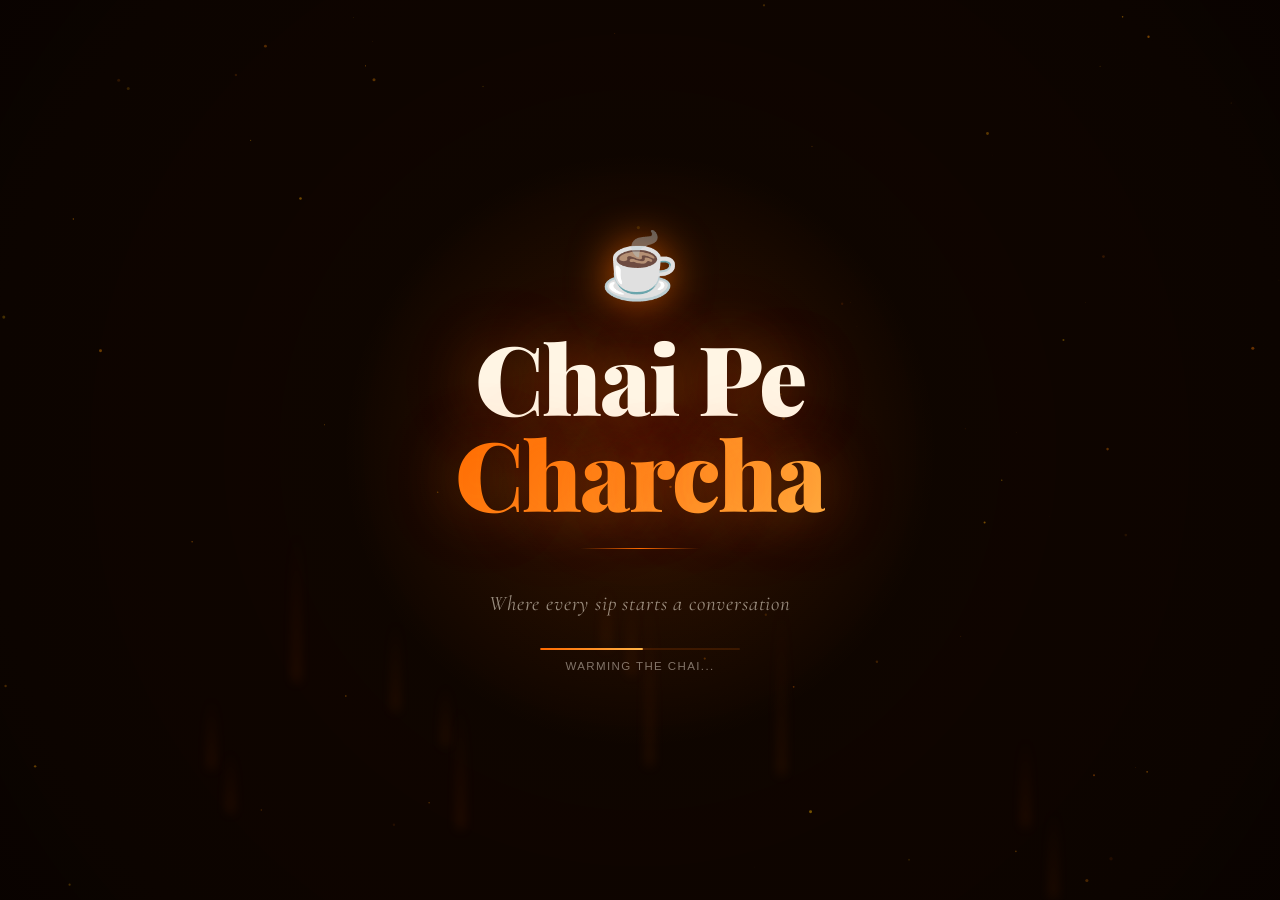
<file: index.html>
<!DOCTYPE html>
<html lang="en">
<head>
  <meta charset="UTF-8"/>
  <meta name="viewport" content="width=device-width,initial-scale=1.0"/>
  <title>Chai Pe Charcha — Loading</title>
  <link href="https://fonts.googleapis.com/css2?family=Playfair+Display:ital,wght@0,900;1,400&family=Cormorant+Garamond:ital,wght@1,300&display=swap" rel="stylesheet"/>
  <style>
    *,*::before,*::after{margin:0;padding:0;box-sizing:border-box}
    html,body{height:100%;overflow:hidden}
    body{
      background:#0D0500;
      display:flex;flex-direction:column;align-items:center;justify-content:center;
      font-family:'Inter',sans-serif;position:relative;
    }

    /* BG Canvas for animated gradient */
    #bg-canvas{position:absolute;inset:0;width:100%;height:100%;pointer-events:none}

    /* Radial glow behind text */
    .center-glow{
      position:absolute;width:600px;height:600px;border-radius:50%;
      background:radial-gradient(circle,rgba(255,106,0,.18) 0%,transparent 70%);
      top:50%;left:50%;transform:translate(-50%,-50%);pointer-events:none;
      animation:pulseGlow 3s ease-in-out infinite;
    }
    @keyframes pulseGlow{0%,100%{transform:translate(-50%,-50%) scale(1);opacity:.7}50%{transform:translate(-50%,-50%) scale(1.15);opacity:1}}

    /* Content */
    .loader-wrap{
      position:relative;z-index:10;
      display:flex;flex-direction:column;align-items:center;gap:0;
      animation:fadeUp .8s ease both;
    }
    @keyframes fadeUp{from{opacity:0;transform:translateY(30px)}to{opacity:1;transform:none}}

    .load-icon{
      font-size:4rem;margin-bottom:24px;
      filter:drop-shadow(0 0 20px rgba(255,106,0,.7));
      animation:iconFloat 2s ease-in-out infinite;
    }
    @keyframes iconFloat{0%,100%{transform:translateY(0)}50%{transform:translateY(-10px)}}

    .load-title{
      font-family:'Playfair Display',serif;font-weight:900;
      font-size:clamp(3rem,8vw,6rem);color:#FFF5E4;text-align:center;
      line-height:1;letter-spacing:-.02em;
      text-shadow:0 0 60px rgba(255,106,0,.4),0 0 120px rgba(255,106,0,.15);
    }
    .load-title .orange{
      background:linear-gradient(135deg,#FF6A00,#FFB347);
      -webkit-background-clip:text;-webkit-text-fill-color:transparent;background-clip:text;
    }
    .load-sub{
      font-family:'Cormorant Garamond',serif;font-style:italic;font-size:1.3rem;
      color:rgba(255,245,228,.55);margin-top:14px;letter-spacing:.04em;
    }

    /* Decorative line */
    .deco-line{
      width:120px;height:1px;margin:28px auto;
      background:linear-gradient(90deg,transparent,#FF6A00,transparent);
    }

    /* Progress */
    .prog-wrap{width:200px;height:2px;background:rgba(255,106,0,.15);border-radius:99px;overflow:hidden;margin-top:32px}
    .prog-bar{height:100%;width:0%;background:linear-gradient(90deg,#FF6A00,#FFB347);border-radius:99px;box-shadow:0 0 12px rgba(255,106,0,.8);transition:width .12s ease}
    .prog-txt{color:rgba(255,245,228,.45);font-size:.72rem;margin-top:10px;letter-spacing:.12em;text-transform:uppercase}

    /* Exit */
    .exit-ov{position:fixed;inset:0;background:#0D0500;transform:translateY(100%);z-index:9999;transition:transform .55s cubic-bezier(.77,0,.175,1);pointer-events:none}
    .exit-ov.go{transform:translateY(0)}

    /* Steam wisps */
    .wisp{position:absolute;width:3px;border-radius:3px;background:linear-gradient(to top,rgba(255,106,0,.25),transparent);filter:blur(6px);animation:wisp linear infinite;pointer-events:none}
    @keyframes wisp{0%{transform:translateY(0) scaleX(1);opacity:.6}100%{transform:translateY(-60vh) scaleX(2.5);opacity:0}}
  </style>
</head>
<body>
  <canvas id="bg-canvas"></canvas>
  <div class="center-glow"></div>
  <div id="wisps"></div>

  <div class="loader-wrap">
    <div class="load-icon">&#9749;</div>
    <h1 class="load-title">Chai Pe<br/><span class="orange">Charcha</span></h1>
    <div class="deco-line"></div>
    <p class="load-sub">Where every sip starts a conversation</p>
    <div class="prog-wrap"><div class="prog-bar" id="pbar"></div></div>
    <p class="prog-txt" id="ptxt">Brewing your experience...</p>
  </div>

  <div class="exit-ov" id="exit-ov"></div>

  <script>
  // Animated background canvas — floating sparks
  const canvas=document.getElementById('bg-canvas');
  const ctx=canvas.getContext('2d');
  let W,H,sparks=[];
  function resize(){W=canvas.width=innerWidth;H=canvas.height=innerHeight}
  resize();window.addEventListener('resize',resize);
  for(let i=0;i<(innerWidth<768?40:70);i++){
    sparks.push({x:Math.random()*W,y:Math.random()*H,r:Math.random()*1.5+.2,
      vx:(Math.random()-.5)*.3,vy:-Math.random()*.4-.1,a:Math.random()*.4+.05});
  }
  function drawBg(){
    ctx.clearRect(0,0,W,H);
    // subtle warm vignette
    const grad=ctx.createRadialGradient(W/2,H/2,0,W/2,H/2,W*.7);
    grad.addColorStop(0,'rgba(40,10,0,0.0)');
    grad.addColorStop(1,'rgba(0,0,0,0.5)');
    ctx.fillStyle=grad;ctx.fillRect(0,0,W,H);
    // sparks
    sparks.forEach(s=>{
      ctx.beginPath();
      ctx.arc(s.x,s.y,s.r,0,Math.PI*2);
      ctx.fillStyle=`rgba(255,${120+Math.random()*80},0,${s.a})`;
      ctx.fill();
      s.x+=s.vx;s.y+=s.vy;
      if(s.y<-5){s.y=H+5;s.x=Math.random()*W;}
    });
    requestAnimationFrame(drawBg);
  }
  drawBg();

  // Wisps
  const ws=document.getElementById('wisps');
  for(let i=0;i<12;i++){
    const w=document.createElement('div');w.className='wisp';
    const h=60+Math.random()*120;
    w.style.cssText=`bottom:${Math.random()*30}%;left:${Math.random()*100}%;height:${h}px;
      animation-duration:${4+Math.random()*5}s;animation-delay:${Math.random()*6}s`;
    ws.appendChild(w);
  }

  // Progress
  const pbar=document.getElementById('pbar');
  const ptxt=document.getElementById('ptxt');
  const msgs=['Brewing your experience...','Warming the chai...','Almost ready...','Let\'s go! &#9749;'];
  let pct=0;
  const iv=setInterval(()=>{
    pct+=Math.random()*2.5+.8;
    if(pct>=100){pct=100;clearInterval(iv);}
    pbar.style.width=pct+'%';
    ptxt.textContent=msgs[Math.min(Math.floor(pct/30),msgs.length-1)];
    if(pct>=100)setTimeout(()=>{
      document.getElementById('exit-ov').classList.add('go');
      setTimeout(()=>location.href='home.html',560);
    },500);
  },55);
  </script>
</body>
</html>
</file>
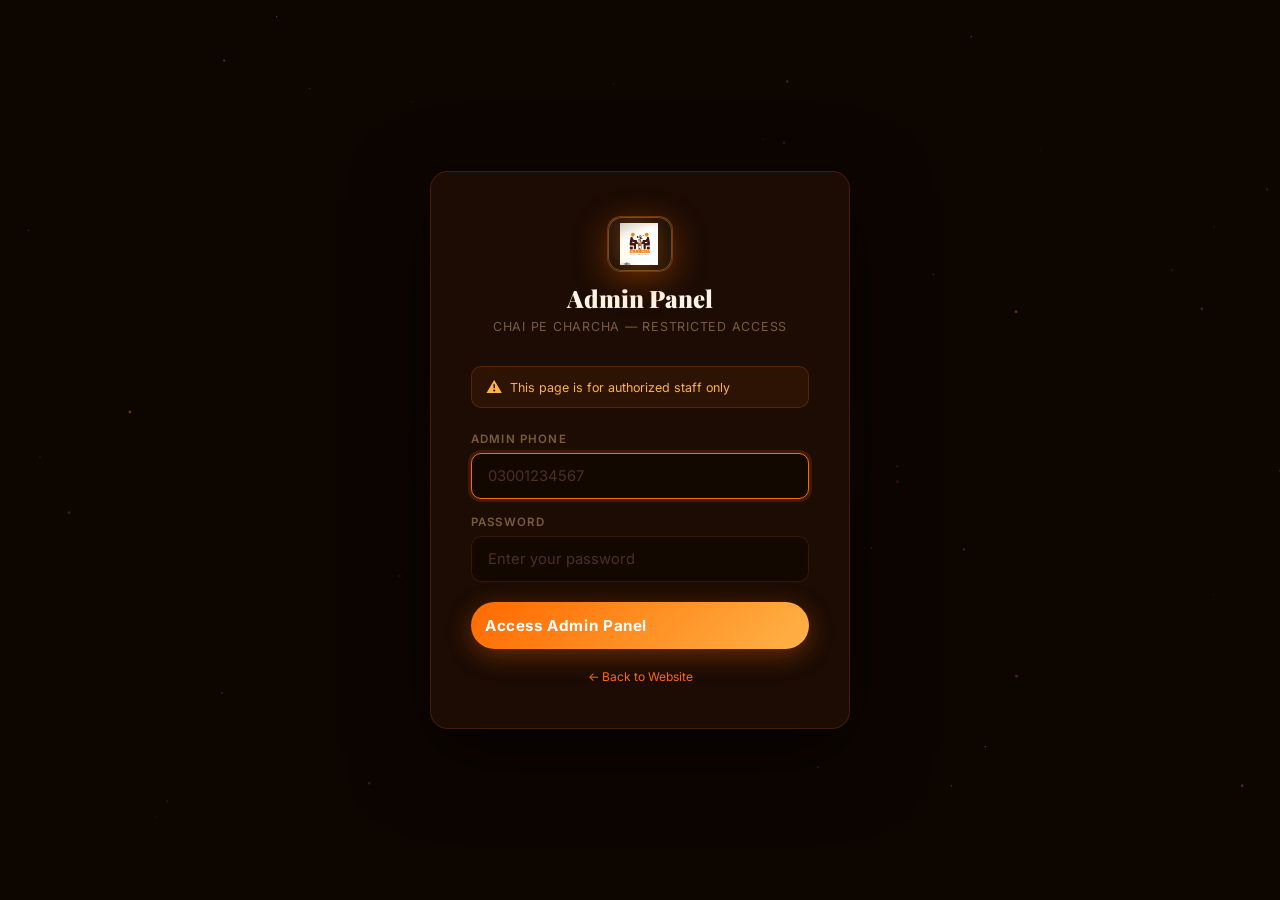
<file: admin-login.html>
<!DOCTYPE html>
<html lang="en" data-theme="dark">
<head>
<meta charset="UTF-8"/><meta name="viewport" content="width=device-width,initial-scale=1.0"/>
<title>Admin Login &mdash; Chai Pe Charcha</title>
<meta name="robots" content="noindex,nofollow"/>
<link href="https://fonts.googleapis.com/css2?family=Playfair+Display:wght@700;900&family=Inter:wght@300;400;500;600&display=swap" rel="stylesheet"/>
<link rel="stylesheet" href="shared.css"/>
<style>
*,*::before,*::after{margin:0;padding:0;box-sizing:border-box}
body{min-height:100vh;display:flex;align-items:center;justify-content:center;
  background:#0D0500;font-family:'Inter',sans-serif;padding:24px;position:relative;overflow:hidden}
#c{position:absolute;inset:0;pointer-events:none}
.glow{position:absolute;width:500px;height:500px;border-radius:50%;
  background:radial-gradient(circle,rgba(255,106,0,.12) 0%,transparent 65%);
  top:50%;left:50%;transform:translate(-50%,-50%);pointer-events:none}
.card{width:100%;max-width:420px;background:#1C0C04;border:1px solid rgba(255,106,0,.18);
  border-radius:18px;padding:44px 40px;position:relative;z-index:1;
  box-shadow:0 24px 80px rgba(0,0,0,.5)}
.logo{text-align:center;margin-bottom:32px}
.logo .brand-lockup{justify-content:center}
.logo .brand-mark{box-shadow:0 8px 32px rgba(255,106,0,.35)}
.logo-ic{font-size:2.4rem;filter:drop-shadow(0 0 16px rgba(255,106,0,.5))}
.logo h1{font-family:'Playfair Display',serif;font-size:1.5rem;font-weight:900;color:#FFF5E4;margin-top:10px}
.logo p{font-size:.78rem;color:#7A5C3A;margin-top:5px;letter-spacing:.06em;text-transform:uppercase}
.warn-badge{display:flex;align-items:center;gap:8px;background:rgba(255,106,0,.08);
  border:1px solid rgba(255,106,0,.2);border-radius:10px;padding:10px 14px;
  margin-bottom:24px;font-size:.78rem;color:#FFB347}
.warn-badge span{font-size:1rem}
.fg{margin-bottom:16px}
.fg label{display:block;font-size:.72rem;font-weight:600;color:#7A5C3A;
  margin-bottom:7px;letter-spacing:.1em;text-transform:uppercase}
.fg input{width:100%;padding:13px 16px;border:1px solid rgba(255,106,0,.15);
  border-radius:10px;background:#130800;color:#FFF5E4;font-family:'Inter',sans-serif;
  font-size:.92rem;outline:none;transition:border-color .3s,box-shadow .3s}
.fg input::placeholder{color:#4A3020}
.fg input:focus{border-color:#FF6A00;box-shadow:0 0 0 3px rgba(255,106,0,.15)}
.err{background:rgba(239,68,68,.12);border:1px solid rgba(239,68,68,.3);
  color:#fca5a5;padding:11px 14px;border-radius:10px;font-size:.82rem;
  margin-bottom:14px;display:none}
.err.show{display:block}
.btn{width:100%;padding:14px;background:linear-gradient(135deg,#FF6A00,#FFB347);
  color:#fff;border:none;border-radius:99px;font-family:'Inter',sans-serif;
  font-size:.95rem;font-weight:700;cursor:pointer;transition:all .3s;margin-top:4px;
  box-shadow:0 6px 24px rgba(255,106,0,.35)}
.btn:hover:not(:disabled){transform:translateY(-2px);box-shadow:0 12px 32px rgba(255,106,0,.5)}
.btn:disabled{opacity:.6;cursor:not-allowed}
.back-link{text-align:center;margin-top:20px;font-size:.75rem;color:#4A3020}
.back-link a{color:#FF6A00;text-decoration:none}
.back-link a:hover{text-decoration:underline}
</style>
</head>
<body>
<canvas id="c"></canvas>
<div class="glow"></div>
<div class="card">
  <div class="logo">
    <a href="home.html" class="brand-lockup-slot" style="justify-content:center;margin-bottom:8px"></a>
    <h1>Admin Panel</h1>
    <p>Chai Pe Charcha &mdash; Restricted Access</p>
  </div>
  <div class="warn-badge"><span>&#9888;</span> This page is for authorized staff only</div>
  <div class="err" id="err"></div>

  <form onsubmit="doLogin(event)">
    <div class="fg"><label>Admin Phone</label><input type="tel" id="phone" placeholder="03001234567" required autofocus/></div>
    <div class="fg"><label>Password</label><input type="password" id="pass" placeholder="Enter your password" required/></div>
    <button type="submit" class="btn" id="sbtn">Access Admin Panel</button>
  </form>
  <div class="back-link"><a href="home.html">&larr; Back to Website</a></div>
</div>

<script src="brand-logo.js"></script>
<script src="api.js"></script>
<script>
if (localStorage.getItem("admin_user")) {
  window.location.href = "admin-panel.html";
}

// Canvas sparks
(function(){
  const c=document.getElementById('c'),ctx=c.getContext('2d');
  let W,H,sparks=[];
  function resize(){W=c.width=innerWidth;H=c.height=innerHeight}
  resize();window.addEventListener('resize',resize);
  for(let i=0;i<100;i++) sparks.push({x:Math.random()*1920,y:Math.random()*1080,r:Math.random()*1.4+.2,vx:(Math.random()-.5)*.2,vy:-Math.random()*.3-.05,a:Math.random()*.35+.05});
  function draw(){
    ctx.clearRect(0,0,W,H);
    sparks.forEach(s=>{
      ctx.beginPath();ctx.arc(s.x,s.y,s.r,0,Math.PI*2);
      ctx.fillStyle=`rgba(255,${100+Math.random()*60|0},0,${s.a})`;ctx.fill();
      s.x+=s.vx;s.y+=s.vy;
      if(s.y<-5){s.y=H+5;s.x=Math.random()*W}
    });
    requestAnimationFrame(draw);
  }
  draw();
})();

async function doLogin(e) {
  e.preventDefault();
  const err  = document.getElementById('err');
  const btn  = document.getElementById('sbtn');
  const phone = document.getElementById('phone').value.trim();
  const pass  = document.getElementById('pass').value;
  err.classList.remove('show');
  btn.textContent = 'Verifying...'; btn.disabled = true;

  try {
    const res = await fetch(API + '/auth/login', {
      method: 'POST',
      headers: { 'Content-Type': 'application/json' },
      body: JSON.stringify({ phone, password: pass })
    });
    const json = await res.json();
    if (!res.ok || !json.success) throw new Error(json.message || 'Login failed');
    if (json.data.user.role !== 'admin') throw new Error('Access denied. Admin accounts only.');

    localStorage.setItem('admin_user', JSON.stringify(json.data.user));
    localStorage.setItem('admin_token', json.data.token);
    window.location.href = 'admin-panel.html';
  } catch(ex) {
    err.textContent = ex.message;
    err.classList.add('show');
    btn.textContent = 'Access Admin Panel'; btn.disabled = false;
  }
}
</script>
</body>
</html>
</file>
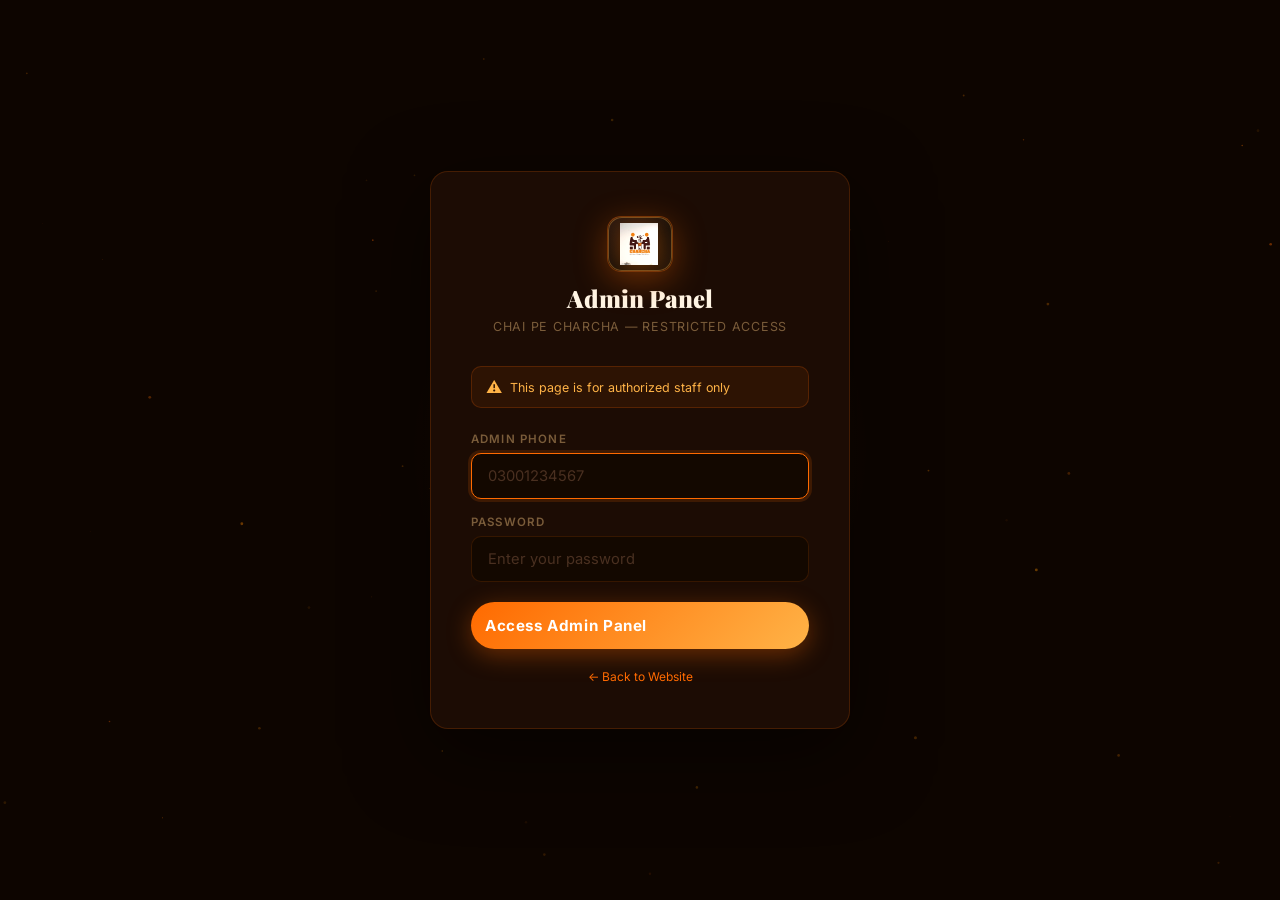
<file: admin-panel.html>
<!DOCTYPE html>
<html lang="en">
<head>
<meta charset="UTF-8"/>
<meta name="viewport" content="width=device-width,initial-scale=1.0"/>
<title>Admin Panel — Chai Pe Charcha</title>
<meta name="robots" content="noindex,nofollow"/>
<link rel="preconnect" href="https://fonts.googleapis.com"/>
<link rel="preconnect" href="https://fonts.gstatic.com" crossorigin/>
<link href="https://fonts.googleapis.com/css2?family=Playfair+Display:wght@700;900&family=Inter:wght@400;500;600;700&display=swap" rel="stylesheet"/>
<link rel="stylesheet" href="admin.css"/>
</head>
<body>

<!-- Mobile hamburger -->
<button type="button" class="mob-nav-btn" id="mob-nav-btn" onclick="toggleSidebar()" aria-label="Open sidebar">&#9776;</button>

<!-- Mobile overlay -->
<div class="sb-overlay" id="sb-overlay" onclick="toggleSidebar()"></div>

<!-- ── SIDEBAR ── -->
<aside class="sidebar" id="sidebar">
  <div class="sb-logo">
    <div class="sb-logo-icon">&#9749;</div>
    <div class="sb-logo-text">
      <h2>Chai Pe Charcha</h2>
      <p>Admin Dashboard</p>
    </div>
    <button class="sb-collapse-btn" onclick="toggleSidebar()" title="Close">&#10005;</button>
  </div>

  <nav class="sb-nav">
    <div class="sb-section-label">Orders</div>
    <div class="sb-item act" id="nav-orders" onclick="showView('orders',this)">
      <span class="sb-ic">&#128203;</span> All Orders
      <span class="sb-badge" id="pending-badge" style="display:none">0</span>
    </div>
    <div class="sb-item" id="nav-pending" onclick="showView('pending',this)">
      <span class="sb-ic">&#9203;</span> Pending
    </div>
    <div class="sb-item" id="nav-accepted" onclick="showView('accepted',this)">
      <span class="sb-ic">&#9989;</span> Accepted
    </div>
    <div class="sb-item" id="nav-rejected" onclick="showView('rejected',this)">
      <span class="sb-ic">&#10060;</span> Rejected
    </div>

    <div class="sb-section-label">Catalog</div>
    <div class="sb-item" id="nav-menu" onclick="showView('menu',this)">
      <span class="sb-ic">&#127869;</span> Menu Items
    </div>

    <div class="sb-section-label">Account</div>
    <div class="sb-item" id="nav-pw" onclick="openPwModal()">
      <span class="sb-ic">&#128274;</span> Change Password
    </div>
  </nav>

  <div class="sb-foot">
    <div class="sb-admin">
      <div class="sb-avatar" id="admin-avatar">A</div>
      <div class="sb-admin-info">
        <span>Logged in as</span>
        <strong id="admin-name">Admin</strong>
      </div>
    </div>
    <button type="button" class="logout-btn" onclick="doLogout()">
      &#8617; Logout
    </button>
  </div>
</aside>

<!-- ── MAIN ── -->
<main class="main">

  <!-- Top header -->
  <div class="top-bar">
    <div class="top-bar-left">
      <div class="page-title-wrap">
        <h1 id="page-title">All Orders</h1>
      </div>
      <div class="auto-badge">
        <span class="auto-dot"></span> Auto-refresh 30s
      </div>
    </div>
    <div class="top-bar-right">
      <button type="button" class="refresh-btn" id="refresh-btn" onclick="refreshPage()">
        <span id="refresh-icon">&#8635;</span> Refresh
      </button>
    </div>
  </div>

  <div class="page-content">

    <!-- Stats -->
    <div class="stats">
      <div class="sc o">
        <div class="sc-icon">&#128203;</div>
        <div class="sc-val" id="s-total">—</div>
        <div class="sc-label">Total Orders</div>
      </div>
      <div class="sc y">
        <div class="sc-icon">&#9203;</div>
        <div class="sc-val" id="s-pending">—</div>
        <div class="sc-label">Pending</div>
      </div>
      <div class="sc g">
        <div class="sc-icon">&#9989;</div>
        <div class="sc-val" id="s-accepted">—</div>
        <div class="sc-label">Accepted</div>
      </div>
      <div class="sc r">
        <div class="sc-icon">&#10060;</div>
        <div class="sc-val" id="s-rejected">—</div>
        <div class="sc-label">Rejected</div>
      </div>
    </div>

    <!-- Orders view -->
    <div id="view-orders" class="view-panel act">
      <!-- Desktop table (hidden on mobile via CSS) -->
      <div id="tbl-container" class="tbl-wrap">
        <div class="no-data">
          <span class="no-data-icon">&#9749;</span>
          Loading orders…
        </div>
      </div>
      <!-- Mobile cards (hidden on desktop via CSS) -->
      <div id="order-cards" class="order-cards"></div>
    </div>

    <div id="view-pending"  class="view-panel">
      <div id="tbl-pending"  class="tbl-wrap"></div>
      <div id="cards-pending" class="order-cards"></div>
    </div>
    <div id="view-accepted" class="view-panel">
      <div id="tbl-accepted" class="tbl-wrap"></div>
      <div id="cards-accepted" class="order-cards"></div>
    </div>
    <div id="view-rejected" class="view-panel">
      <div id="tbl-rejected" class="tbl-wrap"></div>
      <div id="cards-rejected" class="order-cards"></div>
    </div>

    <!-- Menu view -->
    <div id="view-menu" class="view-panel">
      <div class="menu-header">
        <div class="menu-header-left">
          <h2>Menu Items</h2>
          <p>Changes are live on the website immediately</p>
        </div>
        <button type="button" class="btn-add" onclick="openItemForm()">
          &#43; Add Item
        </button>
      </div>

      <div class="menu-toolbar">
        <input type="search" id="menu-search" placeholder="&#128269; Search items…" oninput="loadMenuAdmin()"/>
        <select id="menu-cat-filter" onchange="loadMenuAdmin()">
          <option value="">All categories</option>
        </select>
        <select id="menu-svc-filter" onchange="loadMenuAdmin()">
          <option value="">All services</option>
          <option value="dinein">Dine In</option>
          <option value="takeaway">Take Away</option>
          <option value="delivery">Delivery</option>
        </select>
        <select id="menu-active-filter" onchange="loadMenuAdmin()">
          <option value="">All status</option>
          <option value="1">Active only</option>
          <option value="0">Hidden only</option>
        </select>
      </div>

      <p class="hint">&#128161; Changes save to the database and appear on the website immediately.</p>
      <div id="menu-list" class="menu-grid"></div>
    </div>

  </div><!-- /page-content -->
</main>

<!-- ═══════════════════════════════════════════════════════
     ITEM MODAL (Add / Edit)
═══════════════════════════════════════════════════════ -->
<div id="item-modal" class="modal">
  <div class="modal-box">
    <div class="modal-header">
      <h2 id="modal-title">Add Item</h2>
      <button type="button" class="modal-close" onclick="closeItemForm()" aria-label="Close">&#10005;</button>
    </div>

    <form onsubmit="saveItem(event)" id="item-form">
      <input type="hidden" id="mf-id"/>

      <div class="fg-row">
        <div class="fg">
          <label>Item Name</label>
          <input id="mf-name" placeholder="e.g. Chicken Karahi" required/>
        </div>
        <div class="fg">
          <label>Price (Rs.)</label>
          <input id="mf-price" type="number" min="0" step="1" placeholder="850" required/>
        </div>
      </div>

      <div class="fg">
        <label>Category</label>
        <select id="mf-category" required></select>
      </div>

      <!-- Image upload -->
      <div class="fg">
        <div class="fg-label">Item Image</div>

        <!-- Preview shown after selection -->
        <div class="img-preview-wrap" id="img-preview-wrap">
          <img class="img-preview-thumb" id="img-preview-thumb" src="" alt="Preview"/>
          <div class="img-preview-info">
            <div class="img-preview-name" id="img-preview-name">—</div>
            <div class="img-preview-size" id="img-preview-size"></div>
            <span class="img-preview-badge">&#10003; Optimised</span>
          </div>
          <div class="img-preview-btns">
            <button type="button" class="img-btn-replace" onclick="triggerFileInput()">Replace</button>
            <button type="button" class="img-btn-remove"  onclick="removeImagePreview()">Remove</button>
          </div>
        </div>

        <!-- Progress bar -->
        <div class="img-progress-bar" id="img-progress-bar">
          <div class="img-progress-fill" id="img-progress-fill"></div>
        </div>

        <!-- Drop zone -->
        <div class="img-upload-zone" id="img-upload-zone"
             ondragover="handleDragOver(event)" ondragleave="handleDragLeave(event)"
             ondrop="handleDrop(event)"
             onclick="triggerFileInput()">
          <div class="upload-icon">&#128247;</div>
          <p><strong>Click to browse</strong> or drag &amp; drop<br/>JPG, PNG or WebP — auto-compressed</p>
        </div>

        <!-- Hidden file input — NOT inside the drop zone to avoid double-trigger -->
        <input type="file" id="mf-file" accept="image/jpeg,image/png,image/webp"
               onchange="handleImageSelect(event)"
               style="display:none"/>

        <!-- Hidden field stores filename sent to backend -->
        <input type="hidden" id="mf-image"/>
      </div>

      <!-- Services -->
      <div class="svc-checks">
        <div class="svc-checks-label">Available for</div>
        <div class="svc-checks-row">
          <label class="svc-pill">
            <input type="checkbox" id="mf-dinein" checked/>
            <span class="pill-dot"></span> Dine In
          </label>
          <label class="svc-pill">
            <input type="checkbox" id="mf-takeaway" checked/>
            <span class="pill-dot"></span> Take Away
          </label>
          <label class="svc-pill">
            <input type="checkbox" id="mf-delivery" checked/>
            <span class="pill-dot"></span> Delivery
          </label>
        </div>
      </div>

      <!-- Active toggle -->
      <label class="chk-row">
        <input type="checkbox" id="mf-active" checked/>
        <div class="toggle-track"><div class="toggle-knob"></div></div>
        Show on website (active)
      </label>

      <!-- Sold-out toggle -->
      <label class="chk-row">
        <input type="checkbox" id="mf-soldout"/>
        <div class="toggle-track"><div class="toggle-knob"></div></div>
        Mark as sold out (visible but can't be ordered)
      </label>

      <div class="modal-btns">
        <button type="button" class="btn-cancel" onclick="closeItemForm()">Cancel</button>
        <button type="submit" class="btn-save" id="btn-save">Save Item</button>
      </div>
    </form>
  </div>
</div>

<!-- ═══════════════════════════════════════════════════════
     CHANGE PASSWORD MODAL
═══════════════════════════════════════════════════════ -->
<div id="pw-modal" class="modal">
  <div class="modal-box">
    <div class="modal-header">
      <h2>&#128274; Password</h2>
      <button type="button" class="modal-close" onclick="closePwModal()">&#10005;</button>
    </div>

    <!-- Change password requires the current password. A forgotten password is
         reset by another admin (Staff → Reset) or via create_admin.py — never
         by just knowing a name + phone. -->
    <div class="pw-panel act" id="panel-change-only" style="display:none"></div>

    <!-- Change (requires old password) -->
    <div class="pw-panel act" id="panel-change">
      <form onsubmit="doChangePassword(event)">
        <div class="fg">
          <label>Current Password</label>
          <div class="pw-field-wrap">
            <input type="password" id="pw-old" placeholder="Enter current password" autocomplete="current-password"/>
            <button type="button" class="pw-eye" onclick="togglePwVis('pw-old',this)">&#128065;</button>
          </div>
        </div>
        <div class="fg">
          <label>New Password</label>
          <div class="pw-field-wrap">
            <input type="password" id="pw-new" placeholder="At least 8 characters" autocomplete="new-password"
                   oninput="updateStrength(this.value,'pw-strength-change')"/>
            <button type="button" class="pw-eye" onclick="togglePwVis('pw-new',this)">&#128065;</button>
          </div>
          <div class="pw-strength show" id="pw-strength-change">
            <div class="pw-strength-bar"><div class="pw-strength-fill" id="fill-change"></div></div>
            <div class="pw-strength-label" id="label-change">Enter a password</div>
          </div>
        </div>
        <div class="fg">
          <label>Confirm New Password</label>
          <div class="pw-field-wrap">
            <input type="password" id="pw-confirm" placeholder="Re-enter new password" autocomplete="new-password"/>
            <button type="button" class="pw-eye" onclick="togglePwVis('pw-confirm',this)">&#128065;</button>
          </div>
        </div>
        <div class="modal-btns">
          <button type="button" class="btn-cancel" onclick="closePwModal()">Cancel</button>
          <button type="submit" class="btn-save" id="btn-pw-save">Update Password</button>
        </div>
      </form>
    </div>

  </div>
</div>

<!-- Toast -->
<div class="toast" id="toast"></div>

<!-- Hidden canvas for image compression -->
<canvas id="compress-canvas" style="display:none"></canvas>

<script src="api.js"></script>
<script src="admin.js"></script>
</body>
</html>
</file>
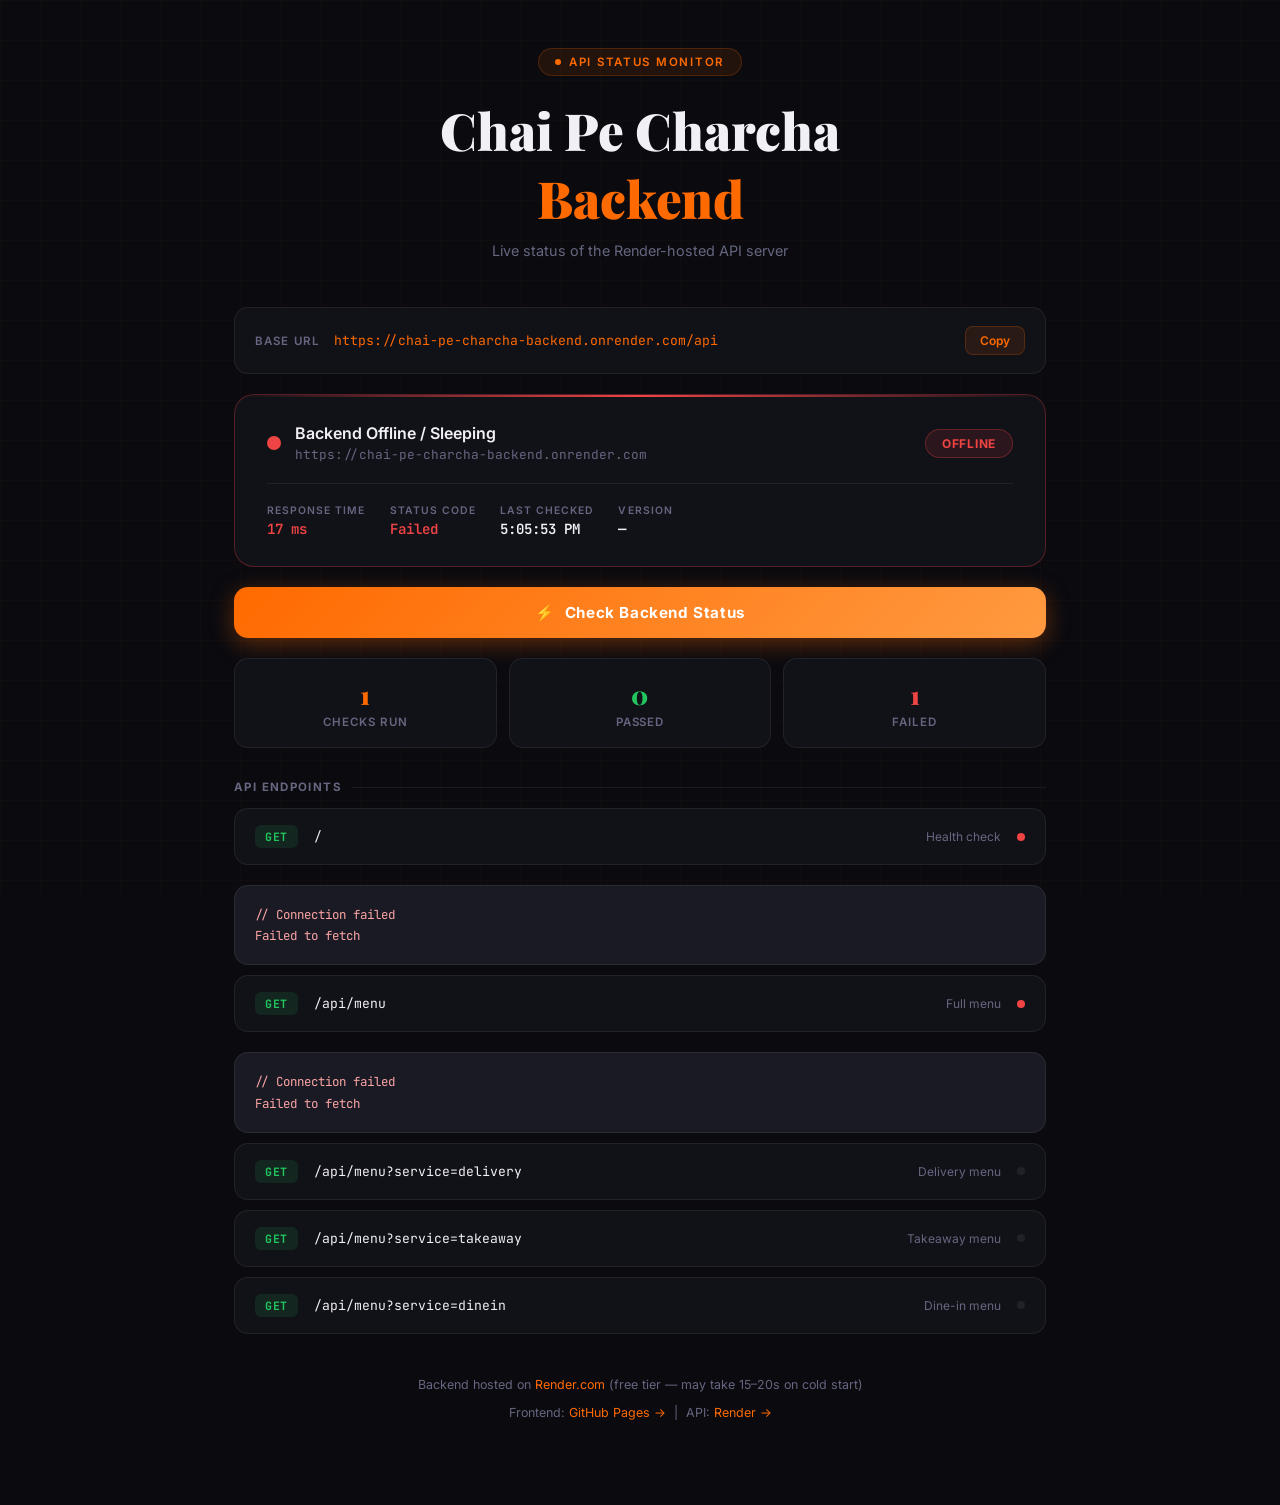
<file: backend-status.html>
<!DOCTYPE html>
<html lang="en">
<head>
<meta charset="UTF-8"/>
<meta name="viewport" content="width=device-width,initial-scale=1.0"/>
<title>Backend Status — Chai Pe Charcha</title>
<link rel="preconnect" href="https://fonts.googleapis.com"/>
<link rel="preconnect" href="https://fonts.gstatic.com" crossorigin/>
<link href="https://fonts.googleapis.com/css2?family=Playfair+Display:wght@700;900&family=Inter:wght@400;500;600;700&family=JetBrains+Mono:wght@400;600&display=swap" rel="stylesheet"/>
<style>
  *, *::before, *::after { margin:0; padding:0; box-sizing:border-box; }
  :root {
    --bg: #0a0a0f;
    --surface: #111118;
    --surface2: #1a1a24;
    --border: rgba(255,106,0,0.2);
    --border2: rgba(255,255,255,0.07);
    --orange: #FF6A00;
    --green: #22c55e;
    --red: #ef4444;
    --yellow: #f59e0b;
    --text: #f0f0f5;
    --muted: #666680;
    --mono: 'JetBrains Mono', monospace;
  }
  html { scroll-behavior: smooth; }
  body {
    font-family: 'Inter', sans-serif;
    background: var(--bg);
    color: var(--text);
    min-height: 100vh;
    overflow-x: hidden;
  }

  /* Background grid */
  body::before {
    content: '';
    position: fixed;
    inset: 0;
    background-image:
      linear-gradient(rgba(255,106,0,.03) 1px, transparent 1px),
      linear-gradient(90deg, rgba(255,106,0,.03) 1px, transparent 1px);
    background-size: 40px 40px;
    pointer-events: none;
    z-index: 0;
  }

  .wrap { position: relative; z-index: 1; max-width: 860px; margin: 0 auto; padding: 48px 24px 80px; }

  /* Header */
  .header { text-align: center; margin-bottom: 48px; }
  .header-badge {
    display: inline-flex; align-items: center; gap: 8px;
    background: rgba(255,106,0,.1); border: 1px solid var(--border);
    color: var(--orange); font-size: .72rem; font-weight: 600;
    letter-spacing: .15em; text-transform: uppercase;
    padding: 6px 16px; border-radius: 99px; margin-bottom: 20px;
  }
  .header-badge::before { content:''; width:6px; height:6px; border-radius:50%; background:var(--orange); animation: blink 1.5s ease infinite; }
  @keyframes blink { 0%,100%{opacity:1} 50%{opacity:.3} }
  .header h1 {
    font-family: 'Playfair Display', serif;
    font-size: clamp(2rem, 5vw, 3.2rem);
    font-weight: 900; margin-bottom: 10px;
  }
  .header h1 span { color: var(--orange); }
  .header p { color: var(--muted); font-size: .9rem; }

  /* Status Card */
  .status-card {
    background: var(--surface);
    border: 1px solid var(--border2);
    border-radius: 20px;
    padding: 28px 32px;
    margin-bottom: 20px;
    position: relative;
    overflow: hidden;
    transition: border-color .3s;
  }
  .status-card::before {
    content: '';
    position: absolute; top: 0; left: 0; right: 0; height: 2px;
    background: linear-gradient(90deg, transparent, var(--orange), transparent);
    opacity: 0; transition: opacity .3s;
  }
  .status-card.online { border-color: rgba(34,197,94,.3); }
  .status-card.online::before { background: linear-gradient(90deg, transparent, var(--green), transparent); opacity: 1; }
  .status-card.offline { border-color: rgba(239,68,68,.3); }
  .status-card.offline::before { background: linear-gradient(90deg, transparent, var(--red), transparent); opacity: 1; }
  .status-card.checking { border-color: rgba(245,158,11,.3); }
  .status-card.checking::before { background: linear-gradient(90deg, transparent, var(--yellow), transparent); opacity: 1; }

  .status-row {
    display: flex; align-items: center; justify-content: space-between;
    gap: 16px; flex-wrap: wrap;
  }
  .status-left { display: flex; align-items: center; gap: 14px; }
  .status-dot {
    width: 14px; height: 14px; border-radius: 50%;
    background: var(--muted); flex-shrink: 0;
    transition: background .3s;
    box-shadow: 0 0 0 0 transparent;
  }
  .online .status-dot { background: var(--green); animation: pulse-green 2s ease infinite; }
  .offline .status-dot { background: var(--red); }
  .checking .status-dot { background: var(--yellow); animation: pulse-yellow 1s ease infinite; }
  @keyframes pulse-green {
    0%,100% { box-shadow: 0 0 0 0 rgba(34,197,94,.4); }
    50% { box-shadow: 0 0 0 8px rgba(34,197,94,0); }
  }
  @keyframes pulse-yellow {
    0%,100% { box-shadow: 0 0 0 0 rgba(245,158,11,.4); }
    50% { box-shadow: 0 0 0 8px rgba(245,158,11,0); }
  }
  .status-info h2 { font-size: 1rem; font-weight: 600; color: var(--text); }
  .status-info p { font-size: .8rem; color: var(--muted); margin-top: 3px; font-family: var(--mono); }
  .status-badge {
    padding: 6px 16px; border-radius: 99px;
    font-size: .75rem; font-weight: 700; letter-spacing: .06em;
    text-transform: uppercase; flex-shrink: 0;
    background: rgba(255,255,255,.06); color: var(--muted);
    border: 1px solid var(--border2); transition: all .3s;
  }
  .online .status-badge { background: rgba(34,197,94,.12); color: var(--green); border-color: rgba(34,197,94,.3); }
  .offline .status-badge { background: rgba(239,68,68,.12); color: var(--red); border-color: rgba(239,68,68,.3); }
  .checking .status-badge { background: rgba(245,158,11,.12); color: var(--yellow); border-color: rgba(245,158,11,.3); }

  .meta-row {
    display: flex; gap: 24px; margin-top: 20px; flex-wrap: wrap;
    padding-top: 20px; border-top: 1px solid var(--border2);
  }
  .meta-item { display: flex; flex-direction: column; gap: 3px; }
  .meta-label { font-size: .65rem; color: var(--muted); letter-spacing: .1em; text-transform: uppercase; font-weight: 600; }
  .meta-value { font-size: .88rem; color: var(--text); font-family: var(--mono); font-weight: 600; }
  .meta-value.green { color: var(--green); }
  .meta-value.red   { color: var(--red); }
  .meta-value.orange { color: var(--orange); }

  /* Check Button */
  .btn-check {
    width: 100%; padding: 16px;
    background: linear-gradient(135deg, var(--orange), #FF9A40);
    color: #fff; border: none; border-radius: 14px;
    font-family: 'Inter', sans-serif;
    font-size: .95rem; font-weight: 700;
    cursor: pointer; letter-spacing: .04em;
    box-shadow: 0 6px 24px rgba(255,106,0,.35);
    transition: transform .2s, box-shadow .2s, opacity .2s;
    display: flex; align-items: center; justify-content: center; gap: 10px;
    margin-bottom: 20px;
  }
  .btn-check:hover { transform: translateY(-2px); box-shadow: 0 10px 32px rgba(255,106,0,.5); }
  .btn-check:active { transform: scale(0.98); }
  .btn-check:disabled { opacity: .5; cursor: not-allowed; transform: none; }
  .spin { animation: spin .7s linear infinite; display: inline-block; }
  @keyframes spin { from{transform:rotate(0deg)} to{transform:rotate(360deg)} }

  /* Endpoint Grid */
  .section-title {
    font-size: .72rem; font-weight: 700; letter-spacing: .12em;
    text-transform: uppercase; color: var(--muted);
    margin-bottom: 14px; margin-top: 32px;
    display: flex; align-items: center; gap: 10px;
  }
  .section-title::after { content:''; flex:1; height:1px; background:var(--border2); }

  .endpoint-grid { display: flex; flex-direction: column; gap: 10px; }
  .ep-card {
    background: var(--surface); border: 1px solid var(--border2);
    border-radius: 14px; padding: 16px 20px;
    display: flex; align-items: center; gap: 16px;
    cursor: pointer; transition: border-color .25s, background .25s;
    text-decoration: none;
  }
  .ep-card:hover { border-color: var(--border); background: var(--surface2); }
  .ep-method {
    font-family: var(--mono); font-size: .72rem; font-weight: 700;
    padding: 4px 10px; border-radius: 6px; flex-shrink: 0;
    letter-spacing: .05em;
  }
  .ep-method.get  { background: rgba(34,197,94,.12);  color: var(--green); }
  .ep-method.post { background: rgba(255,106,0,.12);  color: var(--orange); }
  .ep-path {
    font-family: var(--mono); font-size: .82rem; color: var(--text);
    flex: 1; min-width: 0; overflow: hidden; text-overflow: ellipsis; white-space: nowrap;
  }
  .ep-desc { font-size: .75rem; color: var(--muted); flex-shrink: 0; }
  .ep-status {
    width: 8px; height: 8px; border-radius: 50%;
    background: var(--border2); flex-shrink: 0;
    transition: background .3s;
  }
  .ep-status.ok  { background: var(--green); }
  .ep-status.err { background: var(--red); }

  /* URL Box */
  .url-box {
    background: var(--surface); border: 1px solid var(--border2);
    border-radius: 14px; padding: 18px 20px;
    display: flex; align-items: center; gap: 14px;
    margin-bottom: 20px; flex-wrap: wrap;
  }
  .url-label { font-size: .72rem; color: var(--muted); font-weight: 600; letter-spacing: .1em; text-transform: uppercase; flex-shrink: 0; }
  .url-text {
    font-family: var(--mono); font-size: .82rem; color: var(--orange);
    flex: 1; min-width: 0; overflow: hidden; text-overflow: ellipsis; white-space: nowrap;
  }
  .copy-btn {
    background: rgba(255,106,0,.1); border: 1px solid var(--border);
    color: var(--orange); padding: 6px 14px; border-radius: 8px;
    font-size: .75rem; font-weight: 600; cursor: pointer;
    font-family: 'Inter', sans-serif; transition: background .2s;
    flex-shrink: 0;
  }
  .copy-btn:hover { background: rgba(255,106,0,.2); }

  /* Response box */
  .response-box {
    background: var(--surface2); border: 1px solid var(--border2);
    border-radius: 14px; padding: 18px 20px;
    font-family: var(--mono); font-size: .78rem;
    color: var(--muted); line-height: 1.7;
    white-space: pre-wrap; word-break: break-all;
    max-height: 260px; overflow-y: auto;
    margin-top: 10px;
    display: none;
  }
  .response-box.show { display: block; }
  .response-box::-webkit-scrollbar { width: 4px; }
  .response-box::-webkit-scrollbar-thumb { background: var(--border); border-radius: 2px; }

  /* Stats row */
  .stats-row {
    display: grid; grid-template-columns: repeat(3, 1fr);
    gap: 12px; margin-bottom: 20px;
  }
  .stat-card {
    background: var(--surface); border: 1px solid var(--border2);
    border-radius: 14px; padding: 18px;
    text-align: center;
  }
  .stat-num {
    font-family: 'Playfair Display', serif;
    font-size: 1.6rem; font-weight: 900; color: var(--orange);
    margin-bottom: 4px;
  }
  .stat-label { font-size: .72rem; color: var(--muted); font-weight: 600; text-transform: uppercase; letter-spacing: .08em; }

  .footer-note {
    text-align: center; font-size: .78rem; color: var(--muted);
    margin-top: 40px; line-height: 1.8;
  }
  .footer-note a { color: var(--orange); text-decoration: none; }
  .footer-note a:hover { text-decoration: underline; }

  @media (max-width: 600px) {
    .status-row { flex-direction: column; align-items: flex-start; }
    .stats-row { grid-template-columns: 1fr 1fr; }
    .ep-desc { display: none; }
    .meta-row { gap: 16px; }
  }
</style>
</head>
<body>
<div class="wrap">

  <!-- Header -->
  <div class="header">
    <div class="header-badge">API Status Monitor</div>
    <h1>Chai Pe Charcha<br/><span>Backend</span></h1>
    <p>Live status of the Render-hosted API server</p>
  </div>

  <!-- Backend URL -->
  <div class="url-box">
    <span class="url-label">Base URL</span>
    <span class="url-text" id="base-url">https://chai-pe-charcha-backend.onrender.com/api</span>
    <button class="copy-btn" onclick="copyUrl()">Copy</button>
  </div>

  <!-- Main Status Card -->
  <div class="status-card" id="status-card">
    <div class="status-row">
      <div class="status-left">
        <div class="status-dot" id="status-dot"></div>
        <div class="status-info">
          <h2 id="status-title">Not checked yet</h2>
          <p id="status-url">https://chai-pe-charcha-backend.onrender.com</p>
        </div>
      </div>
      <span class="status-badge" id="status-badge">Idle</span>
    </div>
    <div class="meta-row">
      <div class="meta-item">
        <span class="meta-label">Response Time</span>
        <span class="meta-value" id="meta-rt">—</span>
      </div>
      <div class="meta-item">
        <span class="meta-label">Status Code</span>
        <span class="meta-value" id="meta-code">—</span>
      </div>
      <div class="meta-item">
        <span class="meta-label">Last Checked</span>
        <span class="meta-value" id="meta-time">—</span>
      </div>
      <div class="meta-item">
        <span class="meta-label">Version</span>
        <span class="meta-value" id="meta-ver">—</span>
      </div>
    </div>
  </div>

  <!-- Check Button -->
  <button class="btn-check" id="check-btn" onclick="runAllChecks()">
    <span id="btn-icon">⚡</span> Check Backend Status
  </button>

  <!-- Stats -->
  <div class="stats-row">
    <div class="stat-card">
      <div class="stat-num" id="stat-checks">0</div>
      <div class="stat-label">Checks Run</div>
    </div>
    <div class="stat-card">
      <div class="stat-num green" id="stat-ok" style="color:var(--green)">0</div>
      <div class="stat-label">Passed</div>
    </div>
    <div class="stat-card">
      <div class="stat-num" id="stat-fail" style="color:var(--red)">0</div>
      <div class="stat-label">Failed</div>
    </div>
  </div>

  <!-- Endpoints -->
  <div class="section-title">API Endpoints</div>
  <div class="endpoint-grid" id="ep-grid">

    <div class="ep-card" id="ep-root" onclick="testEndpoint('/',  'ep-root', 'res-root')">
      <span class="ep-method get">GET</span>
      <span class="ep-path">/</span>
      <span class="ep-desc">Health check</span>
      <span class="ep-status" id="dot-root"></span>
    </div>
    <pre class="response-box" id="res-root"></pre>

    <div class="ep-card" id="ep-menu" onclick="testEndpoint('/menu', 'ep-menu', 'res-menu')">
      <span class="ep-method get">GET</span>
      <span class="ep-path">/api/menu</span>
      <span class="ep-desc">Full menu</span>
      <span class="ep-status" id="dot-menu"></span>
    </div>
    <pre class="response-box" id="res-menu"></pre>

    <div class="ep-card" id="ep-del" onclick="testEndpoint('/menu?service=delivery', 'ep-del', 'res-del')">
      <span class="ep-method get">GET</span>
      <span class="ep-path">/api/menu?service=delivery</span>
      <span class="ep-desc">Delivery menu</span>
      <span class="ep-status" id="dot-del"></span>
    </div>
    <pre class="response-box" id="res-del"></pre>

    <div class="ep-card" id="ep-take" onclick="testEndpoint('/menu?service=takeaway', 'ep-take', 'res-take')">
      <span class="ep-method get">GET</span>
      <span class="ep-path">/api/menu?service=takeaway</span>
      <span class="ep-desc">Takeaway menu</span>
      <span class="ep-status" id="dot-take"></span>
    </div>
    <pre class="response-box" id="res-take"></pre>

    <div class="ep-card" id="ep-dine" onclick="testEndpoint('/menu?service=dinein', 'ep-dine', 'res-dine')">
      <span class="ep-method get">GET</span>
      <span class="ep-path">/api/menu?service=dinein</span>
      <span class="ep-desc">Dine-in menu</span>
      <span class="ep-status" id="dot-dine"></span>
    </div>
    <pre class="response-box" id="res-dine"></pre>

  </div>

  <div class="footer-note">
    <p>Backend hosted on <a href="https://render.com" target="_blank">Render.com</a> (free tier — may take 15–20s on cold start)</p>
    <p style="margin-top:6px">Frontend: <a href="https://tayyab-nadeem057.github.io/chai-pe-charcha/menu.html" target="_blank">GitHub Pages →</a> &nbsp;|&nbsp; API: <a href="https://chai-pe-charcha-backend.onrender.com/api" target="_blank">Render →</a></p>
  </div>

</div>

<script>
const BASE   = 'https://chai-pe-charcha-backend.onrender.com';
const API    = BASE + '/api';
let checks = 0, ok = 0, fail = 0;

function setCard(state, title, badge) {
  const card = document.getElementById('status-card');
  card.className = 'status-card ' + state;
  document.getElementById('status-title').textContent = title;
  document.getElementById('status-badge').textContent = badge;
}

function setBtnLoading(loading) {
  const btn  = document.getElementById('check-btn');
  const icon = document.getElementById('btn-icon');
  btn.disabled = loading;
  icon.className = loading ? 'spin' : '';
  icon.textContent = loading ? '⟳' : '⚡';
}

async function runAllChecks() {
  setBtnLoading(true);
  setCard('checking', 'Checking...', 'Checking');

  const t0 = performance.now();
  try {
    const res  = await fetch(BASE + '/', { cache: 'no-store' });
    const rt   = Math.round(performance.now() - t0);
    const json = await res.json();

    document.getElementById('meta-rt').textContent   = rt + ' ms';
    document.getElementById('meta-rt').className     = 'meta-value ' + (rt < 800 ? 'green' : rt < 3000 ? 'orange' : 'red');
    document.getElementById('meta-code').textContent = res.status;
    document.getElementById('meta-code').className   = 'meta-value ' + (res.ok ? 'green' : 'red');
    document.getElementById('meta-time').textContent = new Date().toLocaleTimeString();
    document.getElementById('meta-ver').textContent  = json.version || '1.0';

    if (res.ok) {
      setCard('online', 'Backend is Online ✓', 'Online');
      ok++;
    } else {
      setCard('offline', 'Returned Error ' + res.status, 'Error');
      fail++;
    }
  } catch(e) {
    const rt = Math.round(performance.now() - t0);
    document.getElementById('meta-rt').textContent   = rt + ' ms';
    document.getElementById('meta-rt').className     = 'meta-value red';
    document.getElementById('meta-code').textContent = 'Failed';
    document.getElementById('meta-code').className   = 'meta-value red';
    document.getElementById('meta-time').textContent = new Date().toLocaleTimeString();
    setCard('offline', 'Backend Offline / Sleeping', 'Offline');
    fail++;
  }

  checks++;
  document.getElementById('stat-checks').textContent = checks;
  document.getElementById('stat-ok').textContent     = ok;
  document.getElementById('stat-fail').textContent   = fail;

  // Auto-test all endpoints
  await testEndpoint('/', 'ep-root', 'res-root');
  await testEndpoint('/menu', 'ep-menu', 'res-menu');

  setBtnLoading(false);
}

async function testEndpoint(path, cardId, resId) {
  const dot  = document.getElementById('dot-' + cardId.replace('ep-',''));
  const res_box = document.getElementById(resId);
  const isApi = path.startsWith('/menu');
  const url   = isApi ? (API + path) : (BASE + path);

  if (dot) dot.className = 'ep-status';

  try {
    const t0  = performance.now();
    const res = await fetch(url, { cache: 'no-store' });
    const rt  = Math.round(performance.now() - t0);
    const txt = await res.text();

    let pretty;
    try { pretty = JSON.stringify(JSON.parse(txt), null, 2); }
    catch(_) { pretty = txt; }

    // Truncate large menu responses for display
    const display = pretty.length > 1200 ? pretty.slice(0, 1200) + '\n\n... (truncated — full response received)' : pretty;

    if (dot) dot.className = 'ep-status ' + (res.ok ? 'ok' : 'err');
    if (res_box) {
      res_box.textContent = '// ' + res.status + ' ' + res.statusText + '  (' + rt + 'ms)\n\n' + display;
      res_box.style.color = res.ok ? '#86efac' : '#fca5a5';
      res_box.classList.add('show');
    }
  } catch(e) {
    if (dot) dot.className = 'ep-status err';
    if (res_box) {
      res_box.textContent = '// Connection failed\n' + e.message;
      res_box.style.color = '#fca5a5';
      res_box.classList.add('show');
    }
  }
}

function copyUrl() {
  navigator.clipboard.writeText('https://chai-pe-charcha-backend.onrender.com/api')
    .then(() => {
      const btn = document.querySelector('.copy-btn');
      btn.textContent = 'Copied ✓';
      setTimeout(() => btn.textContent = 'Copy', 1800);
    });
}

// Auto-check on load
window.addEventListener('load', () => setTimeout(runAllChecks, 600));
</script>
</body>
</html>
</file>
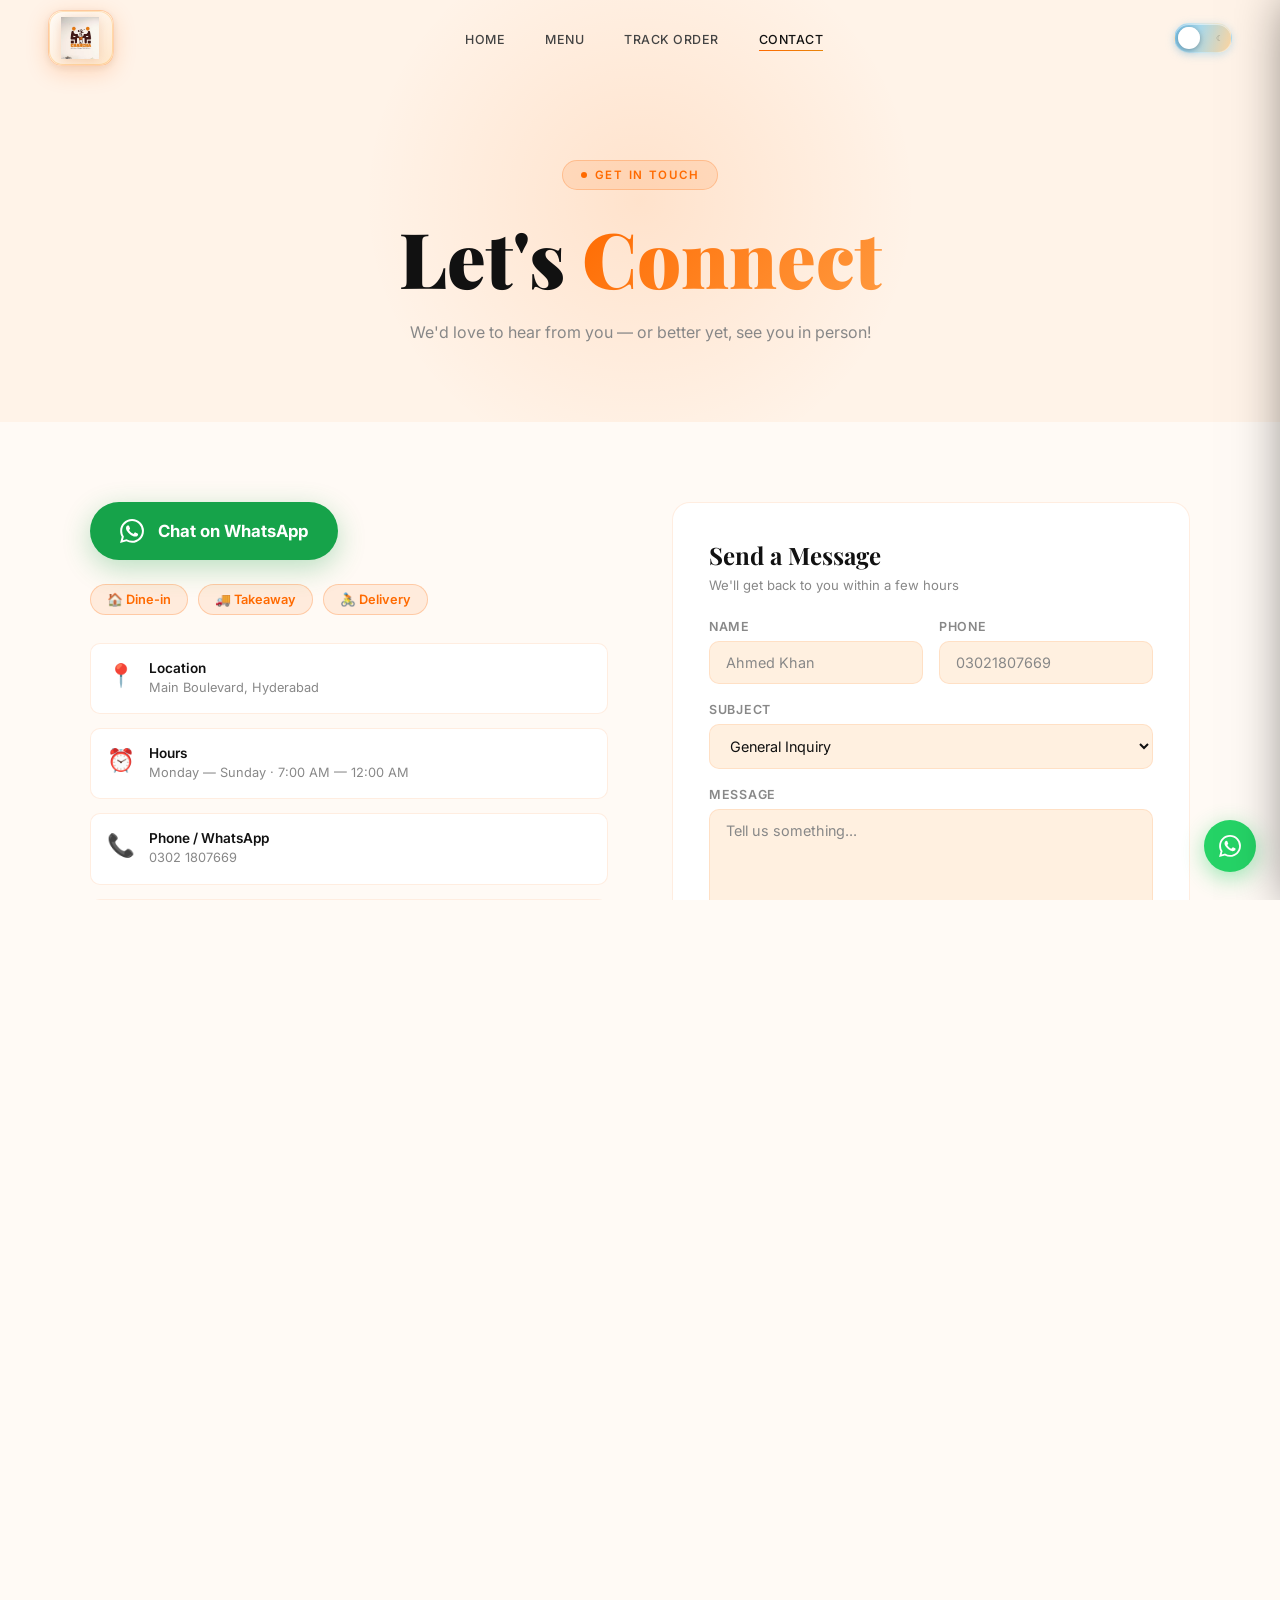
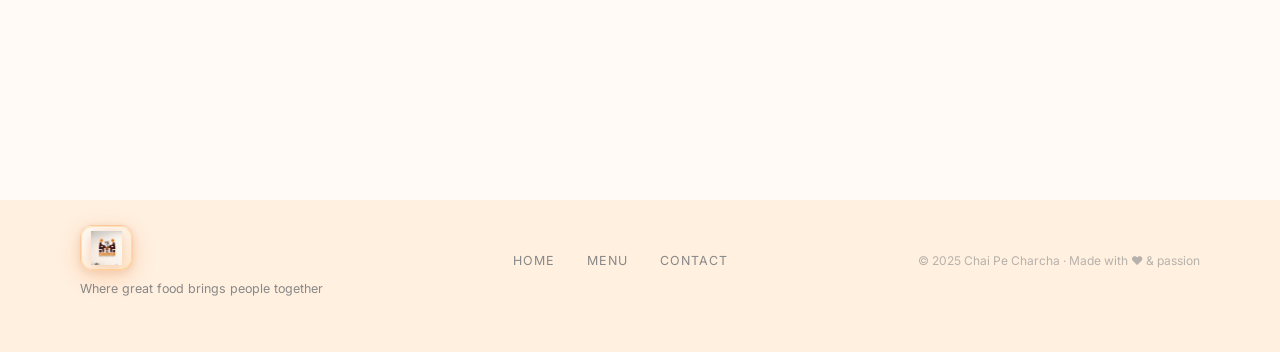
<file: contact.html>
<!DOCTYPE html>
<html lang="en">
<head>
<meta charset="UTF-8"/><meta name="viewport" content="width=device-width,initial-scale=1.0"/>
<title>Contact &mdash; Chai Pe Charcha</title>
<link href="https://fonts.googleapis.com/css2?family=Playfair+Display:wght@700;900&family=Inter:wght@300;400;500;600&display=swap" rel="stylesheet"/>
<link rel="stylesheet" href="shared.css"/>
<link rel="stylesheet" href="mobile.css"/>
<style>
.page-hero{padding:160px 80px 80px;text-align:center;position:relative;overflow:hidden;background:var(--bg2)}
.page-hero::before{content:'';position:absolute;width:600px;height:600px;border-radius:50%;background:radial-gradient(circle,rgba(255,106,0,.12) 0%,transparent 65%);top:-100px;left:50%;transform:translateX(-50%)}
.page-hero h1{font-family:'Playfair Display',serif;font-size:clamp(2.8rem,6vw,5rem);font-weight:900;margin-bottom:14px;position:relative}
.page-hero p{color:var(--text-muted);font-size:1rem;position:relative;max-width:480px;margin:0 auto}

.contact-wrap{padding:80px;background:var(--bg)}
.contact-in{max-width:1100px;margin:0 auto;display:grid;grid-template-columns:1fr 1fr;gap:64px;align-items:start}
.wa-btn{display:flex;align-items:center;gap:14px;background:#16a34a;color:#fff;padding:17px 30px;border-radius:99px;font-size:1.05rem;font-weight:700;margin-bottom:24px;transition:var(--ease);box-shadow:0 8px 28px rgba(22,163,74,.3);width:fit-content}
.wa-btn:hover{transform:translateY(-3px) scale(1.03);box-shadow:0 14px 36px rgba(22,163,74,.45);background:#15803d}
.svc-badges{display:flex;gap:10px;flex-wrap:wrap;margin-bottom:28px}
.svc-b{background:rgba(255,106,0,.1);color:var(--orange);border:1px solid var(--border);border-radius:99px;padding:7px 16px;font-weight:600;font-size:.8rem}
.info-items{display:flex;flex-direction:column;gap:14px}
.info-item{display:flex;align-items:flex-start;gap:14px;padding:16px;background:var(--surface);border-radius:var(--r-sm);border:1px solid var(--border2);transition:border-color var(--ease)}
.info-item:hover{border-color:var(--border)}
.info-ic{font-size:1.4rem;flex-shrink:0;margin-top:1px}
.info-item strong{display:block;font-size:.85rem;font-weight:600;color:var(--cream);margin-bottom:2px}
.info-item p{font-size:.8rem;color:var(--text-muted);line-height:1.5}

.contact-form{background:var(--surface);border:1px solid var(--border2);border-radius:var(--r);padding:36px}
.contact-form h3{font-family:'Playfair Display',serif;font-size:1.5rem;font-weight:700;margin-bottom:6px;color:var(--cream)}
.contact-form .sub{color:var(--text-muted);font-size:.82rem;margin-bottom:26px}
.fg{margin-bottom:18px}
.fg label{display:block;font-size:.78rem;font-weight:600;color:var(--text-muted);margin-bottom:7px;letter-spacing:.06em;text-transform:uppercase}
.fg input,.fg textarea,.fg select{width:100%;padding:12px 16px;border:1px solid var(--border2);border-radius:var(--r-sm);font-family:'Inter',sans-serif;font-size:.9rem;background:var(--surface2);color:var(--cream);transition:border-color var(--ease),box-shadow var(--ease);outline:none;resize:vertical}
.fg input::placeholder,.fg textarea::placeholder{color:var(--text-muted)}
.fg input:focus,.fg textarea:focus,.fg select:focus{border-color:var(--orange);box-shadow:0 0 0 3px rgba(255,106,0,.15)}
.fg select option{background:var(--surface2)}
.fg-row{display:grid;grid-template-columns:1fr 1fr;gap:16px}

.faq{padding:80px;background:var(--bg2)}
.faq-list{max-width:780px;margin:52px auto 0;display:flex;flex-direction:column;gap:12px}
.faq-item{background:var(--surface);border:1px solid var(--border2);border-radius:var(--r-sm);overflow:hidden;transition:border-color var(--ease)}
.faq-item.open{border-color:var(--border)}
.faq-q{width:100%;text-align:left;padding:18px 22px;font-weight:600;font-size:.92rem;color:var(--text-mid);background:none;display:flex;justify-content:space-between;align-items:center;transition:color var(--ease)}
.faq-q:hover,.faq-item.open .faq-q{color:var(--cream)}
.faq-ic{font-size:1.1rem;transition:transform var(--ease);opacity:.5;flex-shrink:0}
.faq-item.open .faq-ic{transform:rotate(45deg);opacity:1}
.faq-a{max-height:0;overflow:hidden;transition:max-height .4s ease}
.faq-item.open .faq-a{max-height:160px}
.faq-a p{padding:0 22px 18px;font-size:.84rem;color:var(--text-muted);line-height:1.75}

@media(max-width:900px){
  .page-hero{padding:120px 24px 60px}
  .contact-wrap,.faq{padding:60px 24px}
  .contact-in{grid-template-columns:1fr;gap:40px}
  .fg-row{grid-template-columns:1fr}
}
</style>
</head>
<body>
<div class="pt-overlay"></div>
<nav id="nav"><div class="nav-in">
  <a href="home.html" class="nav-logo" data-pg aria-label="Chai Pe Charcha — Home"></a>
  <ul class="nav-links">
    <li><a href="home.html" class="nl" data-pg>Home</a></li>
    <li><a href="menu.html" class="nl" data-pg>Menu</a></li>
    <li><a href="track.html" class="nl" data-pg>Track Order</a></li>
    <li><a href="contact.html" class="nl" data-pg>Contact</a></li>
  </ul>
  <button id="theme-toggle" aria-label="Toggle day/night mode" title="Toggle Day / Night Mode"><div class="theme-toggle-track"><span class="t-icon t-sun">&#9728;</span><span class="t-icon t-moon">&#9790;</span></div><div class="theme-toggle-knob"></div></button>
<button class="hbg" id="hbg"><span></span><span></span><span></span></button>
</div></nav>
<div class="mob-menu" id="mob-menu">
  <a href="home.html" class="mob-lnk" data-pg>Home</a>
  <a href="menu.html" class="mob-lnk" data-pg>Menu</a>
  <a href="track.html" class="mob-lnk" data-pg>Track Order</a>
  <a href="contact.html" class="mob-lnk" data-pg>Contact</a>
</div>

<div class="page-hero">
  <span class="lbl rev">Get in Touch</span>
  <h1 class="rev" style="--d:.1s">Let's <span class="grad">Connect</span></h1>
  <p class="rev" style="--d:.2s">We'd love to hear from you &mdash; or better yet, see you in person!</p>
</div>

<section class="contact-wrap">
  <div class="contact-in">
    <div class="rev left">
      <a href="https://wa.me/923021807669" target="_blank" class="wa-btn">
        <svg viewBox="0 0 24 24" fill="currentColor" width="24" height="24"><path d="M17.472 14.382c-.297-.149-1.758-.867-2.03-.967-.273-.099-.471-.148-.67.15-.197.297-.767.966-.94 1.164-.173.199-.347.223-.644.075-.297-.15-1.255-.463-2.39-1.475-.883-.788-1.48-1.761-1.653-2.059-.173-.297-.018-.458.13-.606.134-.133.298-.347.446-.52.149-.174.198-.298.298-.497.099-.198.05-.371-.025-.52-.075-.149-.669-1.612-.916-2.207-.242-.579-.487-.5-.669-.51-.173-.008-.371-.01-.57-.01-.198 0-.52.074-.792.372-.272.297-1.04 1.016-1.04 2.479 0 1.462 1.065 2.875 1.213 3.074.149.198 2.096 3.2 5.077 4.487.709.306 1.262.489 1.694.625.712.227 1.36.195 1.871.118.571-.085 1.758-.719 2.006-1.413.248-.694.248-1.289.173-1.413-.074-.124-.272-.198-.57-.347m-5.421 7.403h-.004a9.87 9.87 0 01-5.031-1.378l-.361-.214-3.741.982.998-3.648-.235-.374a9.86 9.86 0 01-1.51-5.26c.001-5.45 4.436-9.884 9.888-9.884 2.64 0 5.122 1.03 6.988 2.898a9.825 9.825 0 012.893 6.994c-.003 5.45-4.437 9.884-9.885 9.884m8.413-18.297A11.815 11.815 0 0012.05 0C5.495 0 .16 5.335.157 11.892c0 2.096.547 4.142 1.588 5.945L.057 24l6.305-1.654a11.882 11.882 0 005.683 1.448h.005c6.554 0 11.89-5.335 11.893-11.893a11.821 11.821 0 00-3.48-8.413Z"/></svg>
        Chat on WhatsApp
      </a>
      <div class="svc-badges">
        <span class="svc-b">&#127968; Dine-in</span><span class="svc-b">&#128666; Takeaway</span><span class="svc-b">&#128692; Delivery</span>
      </div>
      <div class="info-items">
        <div class="info-item"><span class="info-ic">&#128205;</span><div><strong>Location</strong><p>Main Boulevard, Hyderabad</p></div></div>
        <div class="info-item"><span class="info-ic">&#9200;</span><div><strong>Hours</strong><p>Monday &mdash; Sunday &middot; 7:00 AM &mdash; 12:00 AM</p></div></div>
        <div class="info-item"><span class="info-ic">&#128222;</span><div><strong>Phone / WhatsApp</strong><p>0302 1807669</p></div></div>
        <div class="info-item"><span class="info-ic">&#9993;</span><div><strong>Email</strong><p>hello@chaipecharcha.pk</p></div></div>
      </div>
    </div>
    <form class="contact-form rev right" id="cform" onsubmit="handleSubmit(event)">
      <h3>Send a Message</h3>
      <p class="sub">We'll get back to you within a few hours</p>
      <div class="fg-row">
        <div class="fg"><label>Name</label><input type="text" id="uname" placeholder="Ahmed Khan" required/></div>
        <div class="fg"><label>Phone</label><input type="tel" placeholder="03021807669"/></div>
      </div>
      <div class="fg">
        <label>Subject</label>
        <select>
          <option>General Inquiry</option><option>Place an Order</option>
          <option>Catering / Event</option><option>Feedback</option><option>Other</option>
        </select>
      </div>
      <div class="fg"><label>Message</label><textarea rows="5" placeholder="Tell us something..." required></textarea></div>
      <button type="submit" class="btn btn-p btn-full" id="sbtn">
        <span>Send Message</span>
        <svg width="16" height="16" viewBox="0 0 24 24" fill="none" stroke="currentColor" stroke-width="2.5"><path d="M22 2L11 13M22 2l-7 20-4-9-9-4 20-7z"/></svg>
      </button>
    </form>
  </div>
</section>

<section class="faq">
  <div class="sec-hd rev"><span class="lbl">FAQ</span><h2 class="sec-title grad2">Common <span class="grad">Questions</span></h2></div>
  <div class="faq-list">
    <div class="faq-item rev" style="--d:.05s"><button class="faq-q" onclick="toggleFaq(this)">Do you offer home delivery? <span class="faq-ic">+</span></button><div class="faq-a"><p>Yes! We deliver within a 5km radius. Call or WhatsApp to order. Hot food at your door within 30 minutes, guaranteed.</p></div></div>
    <div class="faq-item rev" style="--d:.1s"><button class="faq-q" onclick="toggleFaq(this)">Can I book for a group or event? <span class="faq-ic">+</span></button><div class="faq-a"><p>Absolutely! We accommodate group bookings and catering for office events, family gatherings, and parties. Contact us 2 days in advance.</p></div></div>
    <div class="faq-item rev" style="--d:.15s"><button class="faq-q" onclick="toggleFaq(this)">What are your peak hours? <span class="faq-ic">+</span></button><div class="faq-a"><p>Busiest during evenings (6&ndash;9 PM) and early mornings (7&ndash;9 AM). Come off-peak for the most relaxed experience and fastest service.</p></div></div>
    <div class="faq-item rev" style="--d:.2s"><button class="faq-q" onclick="toggleFaq(this)">Do you have sugar-free options? <span class="faq-ic">+</span></button><div class="faq-a"><p>Yes! Ask your server for less or no sugar. We also offer green tea and herbal options that are naturally light and healthy.</p></div></div>
    <div class="faq-item rev" style="--d:.25s"><button class="faq-q" onclick="toggleFaq(this)">Is there parking available? <span class="faq-ic">+</span></button><div class="faq-a"><p>Yes, we have a small parking area in front. Street parking is also nearby. We're accessible by public transport too.</p></div></div>
  </div>
</section>

<footer><div class="ft-in">
  <div class="ft-brand"><a href="home.html" class="brand-lockup-slot brand-compact" data-pg aria-label="Chai Pe Charcha"></a><p>Where great food brings people together</p></div>
  <div class="ft-links"><a href="home.html" data-pg>Home</a><a href="menu.html" data-pg>Menu</a><a href="contact.html" data-pg>Contact</a></div>
  <p class="ft-copy">&copy; 2025 Chai Pe Charcha &middot; Made with &#10084; &amp; passion</p>
</div></footer>
<div class="toast" id="toast"></div>
<script src="api.js?v=4"></script><script src="brand-logo.js"></script><script src="shared.js?v=3"></script><script src="cart.js?v=1"></script>
<script>
function toggleFaq(btn){
  const item=btn.closest('.faq-item'),open=item.classList.contains('open');
  document.querySelectorAll('.faq-item').forEach(i=>i.classList.remove('open'));
  if(!open)item.classList.add('open');
}
function handleSubmit(e){
  e.preventDefault();
  const name=document.getElementById('uname').value.trim();
  const btn=document.getElementById('sbtn');
  btn.innerHTML='<span>Message Sent &#10004;</span>';
  btn.style.background='linear-gradient(135deg,#22c55e,#16a34a)';
  btn.disabled=true;
  showToast('Thanks '+name+"! We'll reply soon.");
  setTimeout(()=>{
    btn.innerHTML='<span>Send Message</span><svg width="16" height="16" viewBox="0 0 24 24" fill="none" stroke="currentColor" stroke-width="2.5"><path d="M22 2L11 13M22 2l-7 20-4-9-9-4 20-7z"/></svg>';
    btn.style.background='';btn.disabled=false;
    document.getElementById('cform').reset();
  },3000);
}
</script>
</body>
</html>
</file>
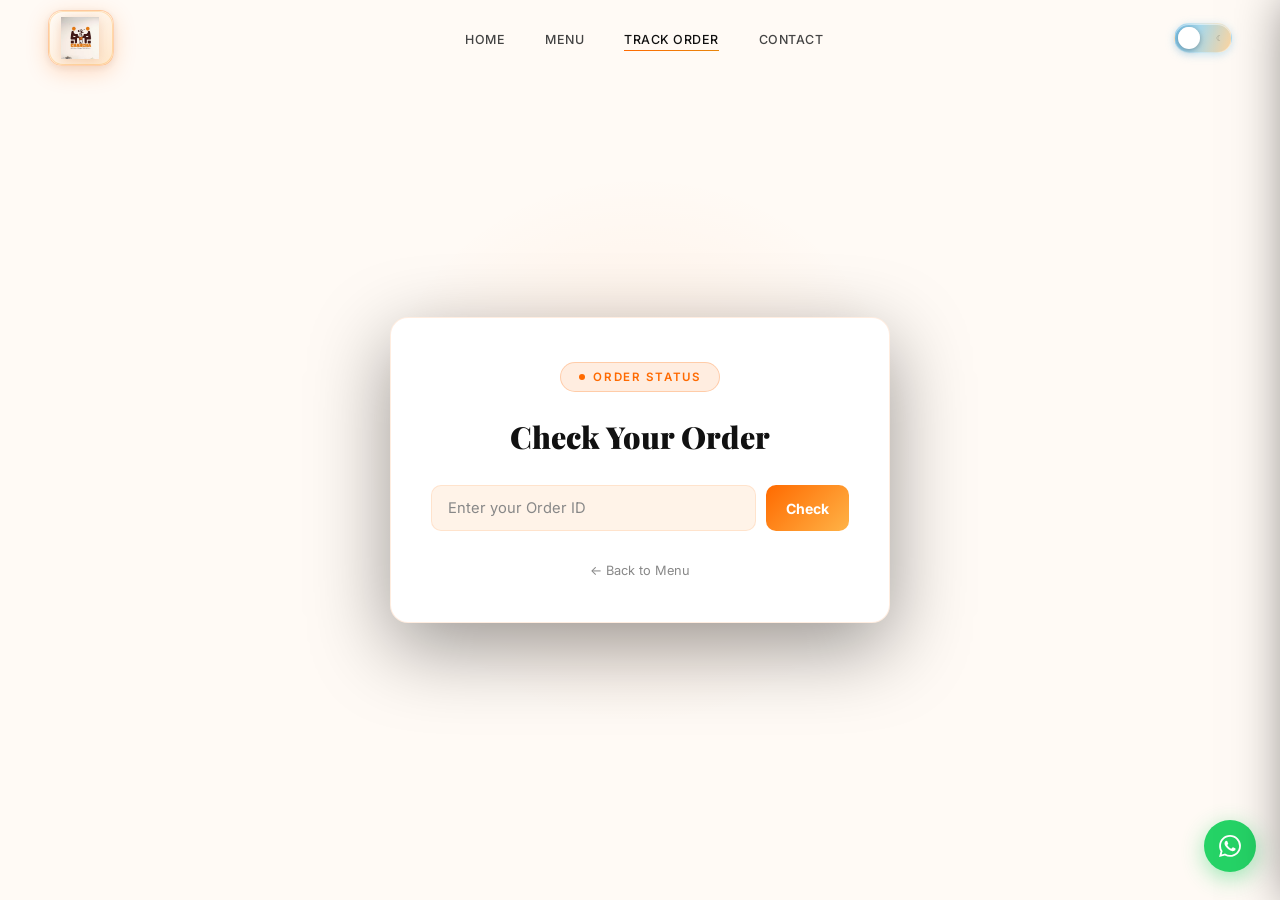
<file: track.html>
<!DOCTYPE html>
<html lang="en">
<head>
<meta charset="UTF-8"/>
<meta name="viewport" content="width=device-width,initial-scale=1.0"/>
<title>Order Status — Chai Pe Charcha</title>
<link href="https://fonts.googleapis.com/css2?family=Playfair+Display:wght@700;900&family=Inter:wght@300;400;500;600&display=swap" rel="stylesheet"/>
<link rel="stylesheet" href="shared.css"/>
<link rel="stylesheet" href="mobile.css"/>
<style>
.wrap{min-height:100vh;display:flex;align-items:center;justify-content:center;
  padding:100px 24px 60px;background:var(--bg);position:relative}
.glow{position:absolute;width:600px;height:600px;border-radius:50%;
  background:radial-gradient(circle,rgba(255,106,0,.08) 0%,transparent 65%);
  top:50%;left:50%;transform:translate(-50%,-50%);pointer-events:none}
.card{width:100%;max-width:500px;background:var(--surface);border:1px solid var(--border2);
  border-radius:var(--r);padding:44px 40px;z-index:1;box-shadow:0 24px 80px rgba(0,0,0,.4);text-align:center}
.search-row{display:flex;gap:10px;margin-bottom:32px}
.search-row input{flex:1;padding:13px 16px;border:1px solid var(--border2);border-radius:var(--r-sm);
  background:var(--bg2);color:var(--cream);font-family:'Inter',sans-serif;font-size:.92rem;
  outline:none;transition:border-color var(--ease)}
.search-row input::placeholder{color:var(--text-muted)}
.search-row input:focus{border-color:var(--orange);box-shadow:0 0 0 3px rgba(255,106,0,.15)}
.search-row button{padding:13px 20px;background:linear-gradient(135deg,var(--orange),#FFB347);
  color:#fff;border-radius:var(--r-sm);font-weight:700;font-size:.88rem;border:none;cursor:pointer;transition:var(--ease)}
.search-row button:hover{transform:translateY(-2px);box-shadow:0 8px 24px rgba(255,106,0,.4)}
.state-icon{font-size:4rem;margin-bottom:16px;display:block}
.state-title{font-family:'Playfair Display',serif;font-size:1.7rem;font-weight:900;
  color:var(--cream);margin-bottom:10px}
.state-msg{font-size:.9rem;color:var(--text-muted);line-height:1.75;margin-bottom:28px}
.summary{background:var(--bg2);border:1px solid var(--border2);border-radius:var(--r-sm);
  padding:18px;margin-bottom:24px;text-align:left}
.s-row{display:flex;justify-content:space-between;padding:7px 0;
  border-bottom:1px solid var(--border2);font-size:.83rem}
.s-row:last-child{border-bottom:none}
.s-key{color:var(--text-muted)}.s-val{color:var(--cream);font-weight:600;text-align:right;max-width:260px}
.s-val.orange{color:var(--orange)}
.dots{display:flex;gap:7px;justify-content:center;margin-bottom:20px}
.dot{width:10px;height:10px;border-radius:50%;background:var(--orange);animation:db .9s ease infinite}
.dot:nth-child(2){animation-delay:.18s}.dot:nth-child(3){animation-delay:.36s}
@keyframes db{0%,80%,100%{transform:scale(.55);opacity:.35}40%{transform:scale(1);opacity:1}}
.timer-wrap{background:rgba(255,106,0,.07);border:1px solid rgba(255,106,0,.2);
  border-radius:var(--r-sm);padding:20px 24px;margin-bottom:24px}
.timer-label{font-size:.72rem;color:var(--text-muted);letter-spacing:.1em;
  text-transform:uppercase;margin-bottom:8px}
.timer-display{font-family:'Playfair Display',serif;font-size:3rem;font-weight:900;
  color:var(--orange);letter-spacing:.04em;line-height:1}
.timer-sub{font-size:.75rem;color:var(--text-muted);margin-top:6px}
.ring{width:100px;height:100px;border-radius:50%;border:3px solid rgba(34,197,94,.3);
  display:flex;align-items:center;justify-content:center;margin:0 auto 20px;
  animation:rpulse 2.5s ease infinite}
@keyframes rpulse{0%,100%{box-shadow:0 0 0 0 rgba(34,197,94,.35)}
  50%{box-shadow:0 0 0 18px rgba(34,197,94,0)}}
.ring-red{border-color:rgba(239,68,68,.3);animation:rpulse-r 2.5s ease infinite}
@keyframes rpulse-r{0%,100%{box-shadow:0 0 0 0 rgba(239,68,68,.35)}
  50%{box-shadow:0 0 0 18px rgba(239,68,68,0)}}
.action-btn{display:inline-flex;align-items:center;gap:10px;padding:14px 30px;
  background:linear-gradient(135deg,var(--orange),#FFB347);color:#fff;border-radius:99px;
  font-weight:700;font-size:.92rem;text-decoration:none;box-shadow:0 8px 28px rgba(255,106,0,.4);
  transition:all .3s;border:none;cursor:pointer}
.action-btn:hover{transform:translateY(-2px);box-shadow:0 12px 36px rgba(255,106,0,.55)}
.back-lnk{display:block;margin-top:16px;font-size:.8rem;color:var(--text-muted);
  text-decoration:none;transition:color var(--ease)}
.back-lnk:hover{color:var(--orange)}
</style>
</head>
<body>
<div class="pt-overlay"></div>
<nav id="nav"><div class="nav-in">
  <a href="home.html" class="nav-logo" data-pg aria-label="Chai Pe Charcha — Home"></a>
  <ul class="nav-links">
    <li><a href="home.html" class="nl" data-pg>Home</a></li>
    <li><a href="menu.html" class="nl" data-pg>Menu</a></li>
    <li><a href="track.html" class="nl" data-pg>Track Order</a></li>
    <li><a href="contact.html" class="nl" data-pg>Contact</a></li>
  </ul>
  <button id="theme-toggle" aria-label="Toggle day/night mode" title="Toggle Day / Night Mode">
    <div class="theme-toggle-track"><span class="t-icon t-sun">&#9728;</span><span class="t-icon t-moon">&#9790;</span></div>
    <div class="theme-toggle-knob"></div>
  </button>
  <button class="hbg" id="hbg" aria-label="Open menu"><span></span><span></span><span></span></button>
</div></nav>
<div class="mob-menu" id="mob-menu">
  <a href="home.html" class="mob-lnk" data-pg>Home</a>
  <a href="menu.html" class="mob-lnk" data-pg>Menu</a>
  <a href="track.html" class="mob-lnk" data-pg>Track Order</a>
  <a href="contact.html" class="mob-lnk" data-pg>Contact</a>
</div>

<div class="wrap">
  <div class="glow"></div>
  <div class="card">
    <div style="margin-bottom:28px">
      <span class="lbl">Order Status</span>
      <h1 style="font-family:'Playfair Display',serif;font-size:1.9rem;font-weight:900;margin-top:8px;color:var(--cream)">Check Your Order</h1>
    </div>
    <div class="search-row">
      <input type="number" id="oid" placeholder="Enter your Order ID" min="1"/>
      <button type="button" onclick="search()">Check</button>
    </div>
    <div id="result"></div>
    <a href="menu.html" class="back-lnk" data-pg>&larr; Back to Menu</a>
  </div>
</div>

<div class="toast" id="toast"></div>
<script src="api.js?v=4"></script>
<script src="brand-logo.js"></script>
<script src="shared.js?v=3"></script>
<script src="cart.js?v=1"></script>
<script>
let pollTimer = null;
let countdown = null;
let curId = null;
let lastStatus = null;

window.addEventListener('load', () => {
  const id = new URLSearchParams(location.search).get('id')
    || (JSON.parse(localStorage.getItem('last_order') || 'null') || {}).id;
  if (id) { document.getElementById('oid').value = id; fetchOrder(parseInt(id, 10)); }
});

function search() {
  const id = parseInt(document.getElementById('oid').value, 10);
  if (!id || id < 1) { showToast('Enter a valid Order ID'); return; }
  fetchOrder(id);
}

// The customer who placed the order has their phone saved locally. We send it
// so the server returns full details — anyone else only sees the status.
function knownPhone(id) {
  try {
    const lo = JSON.parse(localStorage.getItem('last_order') || 'null');
    if (lo && String(lo.id) === String(id) && lo.phone) return lo.phone;
  } catch (_) {}
  return '';
}
function orderPath(id) {
  const ph = knownPhone(id);
  return '/orders/' + id + (ph ? '?phone=' + encodeURIComponent(ph) : '');
}

async function fetchOrder(id) {
  curId = id;
  clearInterval(pollTimer);
  clearInterval(countdown);
  showLoading();
  try {
    const json = await apiFetch(orderPath(id));
    render(json.data);
    if (json.data.status === 'Pending') pollTimer = setInterval(poll, 5000);
  } catch (e) {
    if (e.status === 404) showNotFound();
    else showErr();
  }
}

async function poll() {
  try {
    const json = await apiFetch(orderPath(curId));
    if (json.data.status !== lastStatus) {
      clearInterval(pollTimer);
      render(json.data);
      if (json.data.status === 'Accepted') notifyAccepted();
      if (json.data.status === 'Rejected') notifyRejected();
    }
  } catch (_) {}
}

function render(order) {
  lastStatus = order.status;
  if (order.status === 'Pending') renderPending(order);
  else if (order.status === 'Accepted') renderAccepted(order);
  else renderRejected(order);
}

function renderPending(o) {
  document.getElementById('result').innerHTML = `
    <span class="state-icon">&#9749;</span>
    <div class="state-title">We Received Your Order!</div>
    <p class="state-msg">Your request is being reviewed by our team.<br/>
    We will update this page as soon as it is confirmed.</p>
    ${orderSummary(o)}
    <div class="dots"><div class="dot"></div><div class="dot"></div><div class="dot"></div></div>
    <p style="font-size:.75rem;color:var(--text-muted)">Checking for updates automatically...</p>`;
}

function renderAccepted(o) {
  const endTime = Date.now() + 30 * 60 * 1000;
  document.getElementById('result').innerHTML = `
    <div class="ring"><span style="font-size:2.6rem">&#10003;</span></div>
    <div class="state-title" style="color:#86efac">Order Accepted!</div>
    <p class="state-msg">Your order has been confirmed.<br/>
    <strong style="color:var(--cream)">It will be delivered to you shortly.</strong></p>
    ${orderSummary(o)}
    <div class="timer-wrap">
      <div class="timer-label">Estimated Delivery In</div>
      <div class="timer-display" id="timer">30:00</div>
      <div class="timer-sub">Your food is on the way!</div>
    </div>
    <a href="menu.html" class="action-btn" data-pg>Order Again</a>`;
  startCountdown(endTime);
}

function renderRejected(o) {
  document.getElementById('result').innerHTML = `
    <div class="ring ring-red"><span style="font-size:2.6rem">&#10007;</span></div>
    <div class="state-title" style="color:#fca5a5">Order Not Accepted</div>
    <p class="state-msg">We are unable to process your order at this time.<br/>
    Please try again or contact us directly.</p>
    ${orderSummary(o)}
    <a href="menu.html" class="action-btn" data-pg>Place New Order</a>
    <p style="margin-top:14px;font-size:.8rem;color:var(--text-muted)">Call: <strong style="color:var(--orange)">0302 1807669</strong></p>`;
}

function startCountdown(endTime) {
  clearInterval(countdown);
  function tick() {
    const left = Math.max(0, endTime - Date.now());
    const m = String(Math.floor(left / 60000)).padStart(2, '0');
    const s = String(Math.floor((left % 60000) / 1000)).padStart(2, '0');
    const el = document.getElementById('timer');
    if (el) el.textContent = m + ':' + s;
    if (left === 0) {
      clearInterval(countdown);
      if (el) { el.textContent = 'Arriving now!'; el.style.fontSize = '1.4rem'; }
    }
  }
  tick();
  countdown = setInterval(tick, 1000);
}

function orderSummary(o) {
  const esc = (window.escapeHtml || ((x) => x));
  // Status-only view (no phone proof): show just the order number.
  if (!o.items) {
    return `<div class="summary">
      <div class="s-row"><span class="s-key">Order #</span><span class="s-val">${esc(o.id)}</span></div>
    </div>`;
  }
  const items = o.items.map(i => esc(i.item_name) + ' &times;' + esc(i.quantity)).join(', ');
  return `<div class="summary">
    <div class="s-row"><span class="s-key">Order #</span><span class="s-val">${esc(o.id)}</span></div>
    <div class="s-row"><span class="s-key">Name</span><span class="s-val">${esc(o.guest_name)}</span></div>
    <div class="s-row"><span class="s-key">Items</span><span class="s-val">${items}</span></div>
    <div class="s-row"><span class="s-key">Total</span><span class="s-val orange">Rs. ${esc(o.total_price)}</span></div>
    <div class="s-row"><span class="s-key">Address</span><span class="s-val">${esc(o.delivery_address)}</span></div>
  </div>`;
}

function showLoading() {
  document.getElementById('result').innerHTML = `
    <span class="state-icon">&#8987;</span>
    <div class="state-title">Looking up your order...</div>`;
}
function showNotFound() {
  document.getElementById('result').innerHTML = `
    <span class="state-icon">&#128269;</span>
    <div class="state-title">Order Not Found</div>
    <p class="state-msg">No order found with that ID.<br/>Please double-check your Order ID.</p>`;
}
function showErr() {
  document.getElementById('result').innerHTML = `
    <span class="state-icon">&#9888;</span>
    <div class="state-title">Connection Error</div>
    <p class="state-msg">Could not reach the server.<br/>Start the backend (<code>python run.py</code>) and try again.</p>`;
}

function notifyAccepted() {
  showToast('Your order has been accepted!');
  if ('Notification' in window && Notification.permission === 'granted') {
    new Notification('Order Accepted!', { body: 'Your order is on the way. Estimated 30 minutes.' });
  }
}
function notifyRejected() { showToast('Sorry, your order could not be processed.'); }

if ('Notification' in window && Notification.permission === 'default') Notification.requestPermission();
</script>
</body>
</html>
</file>
<file: shared.css>
/* Fonts loaded via <link> in each page's <head> — no @import needed here */
:root {
  --bg: #FFFAF5;
  --bg2: #FFF3E8;
  --surface: #FFFFFF;
  --surface2: #FFF0E0;
  --border: rgba(255,106,0,0.25);
  --border2: rgba(255,106,0,0.12);
  --orange: #FF6A00;
  --orange-l: #FF8C42;
  --orange-d: #C94F00;
  --orange-glow: rgba(255,106,0,0.2);
  --gold: #E8850A;
  --cream: #111111;
  --cream2: #333333;
  --text: #111111;
  --text-mid: #444444;
  --text-muted: #888888;
  --shadow-sm: 0 2px 8px rgba(0,0,0,0.06), 0 1px 3px rgba(0,0,0,0.04);
  --shadow-md: 0 8px 32px rgba(0,0,0,0.1), 0 2px 8px rgba(0,0,0,0.06);
  --shadow-lg: 0 24px 64px rgba(0,0,0,0.12), 0 8px 24px rgba(0,0,0,0.08);
  --r: 18px;
  --r-sm: 10px;
  --ease: 0.4s cubic-bezier(0.4,0,0.2,1);
}

/* ── DARK MODE VARIABLES ── */
[data-theme="dark"] {
  --bg: #0D0905;
  --bg2: #120C07;
  --surface: #1A110A;
  --surface2: #211409;
  --border: rgba(255,106,0,0.3);
  --border2: rgba(255,106,0,0.15);
  --cream: #F5E6D0;
  --cream2: #E8C9A0;
  --text: #F0E0C8;
  --text-mid: #C8A882;
  --text-muted: #7A6050;
  --shadow-sm: 0 2px 8px rgba(0,0,0,0.4), 0 1px 3px rgba(0,0,0,0.3);
  --shadow-md: 0 8px 32px rgba(0,0,0,0.5), 0 2px 8px rgba(0,0,0,0.4);
  --shadow-lg: 0 24px 64px rgba(0,0,0,0.6), 0 8px 24px rgba(0,0,0,0.5);
}

/* Global dark mode transition */
body, #nav, .mob-menu, footer, .toast, .pt-overlay {
  transition: background var(--ease), color var(--ease), border-color var(--ease);
}

/* ── THEME TOGGLE — iOS-style day/night slider ── */
#theme-toggle {
  position: relative;
  width: 58px;
  height: 30px;
  border-radius: 99px;
  border: 1.5px solid rgba(255,255,255,0.35);
  cursor: pointer;
  /* light mode: warm sky blue → soft peach */
  background: linear-gradient(110deg, #74C0E8 0%, #A8D8EA 40%, #FFD59E 100%);
  box-shadow:
    0 2px 8px rgba(116,192,232,0.4),
    inset 0 1px 0 rgba(255,255,255,0.5);
  transition: background 0.45s ease, border-color 0.45s ease, box-shadow 0.45s ease;
  flex-shrink: 0;
  overflow: visible;
  padding: 0;
}
[data-theme="dark"] #theme-toggle {
  /* dark mode: deep midnight blue */
  background: linear-gradient(110deg, #0F1B3D 0%, #1A2B5E 50%, #1E1145 100%);
  border-color: rgba(138,100,255,0.35);
  box-shadow:
    0 2px 12px rgba(30,17,69,0.6),
    inset 0 1px 0 rgba(255,255,255,0.06);
}

/* Sun + Moon icon labels inside the track */
.theme-toggle-track {
  position: absolute;
  inset: 0;
  display: flex;
  align-items: center;
  justify-content: space-between;
  padding: 0 7px;
  pointer-events: none;
  border-radius: inherit;
}
.theme-toggle-track .t-icon {
  font-size: .62rem;
  line-height: 1;
  transition: opacity 0.35s ease, transform 0.35s ease;
  display: block;
}
/* light mode: sun active, moon faded */
.t-sun  { opacity: 1;   transform: scale(1); }
.t-moon { opacity: 0.3; transform: scale(0.85); }
/* dark mode: moon active, sun faded */
[data-theme="dark"] .t-sun  { opacity: 0.3; transform: scale(0.85); }
[data-theme="dark"] .t-moon { opacity: 1;   transform: scale(1); }

/* Sliding knob */
.theme-toggle-knob {
  position: absolute;
  top: 3px;
  left: 3px;
  width: 22px;
  height: 22px;
  border-radius: 50%;
  background: #FFFFFF;
  box-shadow:
    0 1px 4px rgba(0,0,0,0.22),
    0 2px 8px rgba(0,0,0,0.12),
    inset 0 1px 0 rgba(255,255,255,0.9);
  transition: transform 0.4s cubic-bezier(0.34,1.56,0.64,1), background 0.35s ease, box-shadow 0.35s ease;
  pointer-events: none;
}
/* dark mode: knob slides right + turns warm amber */
[data-theme="dark"] .theme-toggle-knob {
  transform: translateX(28px);
  background: linear-gradient(135deg, #FFD166, #FF9A3C);
  box-shadow:
    0 1px 4px rgba(0,0,0,0.3),
    0 0 10px rgba(255,154,60,0.45),
    inset 0 1px 0 rgba(255,255,255,0.25);
}

/* Dark mode navbar scroll state */
[data-theme="dark"] #nav.sc {
  background: rgba(13,9,5,.96);
  border-bottom-color: var(--border2);
}
/* Dark mode mobile menu */
[data-theme="dark"] .mob-menu {
  background: rgba(13,9,5,.98);
  border-bottom-color: var(--border2);
}
/* Dark mode toast */
[data-theme="dark"] .toast {
  background: var(--surface);
  color: var(--text);
}
/* Dark mode footer */
[data-theme="dark"] footer {
  background: var(--surface2);
}
/* Dark mode page overlay */
[data-theme="dark"] .pt-overlay {
  background: var(--bg);
}
/* Dark mode buttons */
[data-theme="dark"] .btn-o {
  color: var(--cream);
  border-color: rgba(245,230,208,0.25);
}
[data-theme="dark"] .btn-o:hover {
  background: rgba(245,230,208,.08);
  border-color: var(--cream);
}
/* Gradient text overrides for dark */
[data-theme="dark"] .grad2 {
  background: linear-gradient(135deg, #F5E6D0, #D4A86A);
  -webkit-background-clip: text;
  -webkit-text-fill-color: transparent;
  background-clip: text;
}

*, *::before, *::after { margin:0; padding:0; box-sizing:border-box; }
html { scroll-behavior:smooth; }
body {
  font-family:'Inter', sans-serif;
  background: var(--bg);
  color: var(--text);
  overflow-x: hidden;
}
img { width:100%; display:block; object-fit:cover; }
a { text-decoration:none; color:inherit; }
button { cursor:pointer; font-family:inherit; border:none; }

/* ── SCROLL REVEAL ── */
.rev { opacity:0; transform:translateY(40px); transition:opacity .75s ease,transform .75s ease; transition-delay:var(--d,0s); }
.rev.left  { transform:translateX(-40px); }
.rev.right { transform:translateX(40px); }
.rev.done  { opacity:1!important; transform:none!important; }

/* ── GRADIENT TEXT ── */
.grad { background:linear-gradient(135deg,var(--orange),#FF9A40); -webkit-background-clip:text; -webkit-text-fill-color:transparent; background-clip:text; }
.grad2 { background:linear-gradient(135deg,#1A0800,#5C2E00); -webkit-background-clip:text; -webkit-text-fill-color:transparent; background-clip:text; }

/* ── LABELS ── */
.lbl {
  display:inline-flex; align-items:center; gap:8px;
  background:rgba(255,106,0,0.12); color:var(--orange);
  font-size:.72rem; font-weight:600; letter-spacing:.15em; text-transform:uppercase;
  padding:7px 18px; border-radius:99px; margin-bottom:16px;
  border:1px solid var(--border);
}
.lbl::before { content:''; width:6px; height:6px; border-radius:50%; background:var(--orange); }

/* ── SECTION TITLES ── */
.sec-title { font-family:'Playfair Display',serif; font-size:clamp(2rem,4vw,3rem); font-weight:900; line-height:1.15; margin-bottom:12px; }
.sec-sub { color:var(--text-muted); font-size:1rem; max-width:520px; line-height:1.7; }
.sec-hd { text-align:center; margin-bottom:56px; }
.sec-hd .sec-sub { margin:0 auto; }

/* ── DIVIDER ── */
.orn-divider {
  display:flex; align-items:center; justify-content:center; gap:16px;
  margin:0 auto; max-width:300px;
}
.orn-divider::before, .orn-divider::after {
  content:''; flex:1; height:1px;
  background:linear-gradient(90deg,transparent,var(--border));
}
.orn-divider::after { background:linear-gradient(90deg,var(--border),transparent); }

/* ── BUTTONS ── */
.btn { display:inline-flex; align-items:center; gap:10px; padding:15px 36px; border-radius:99px; font-weight:600; font-size:.95rem; transition:var(--ease); cursor:pointer; border:none; letter-spacing:.04em; }
.btn-p {
  background:linear-gradient(135deg,var(--orange),var(--orange-l));
  color:#fff; box-shadow:0 6px 28px rgba(255,106,0,.35);
}
.btn-p:hover { transform:translateY(-3px) scale(1.04); box-shadow:0 14px 40px rgba(255,106,0,.5); }
.btn-o {
  background:transparent; color:var(--cream);
  border:1.5px solid rgba(255,245,228,0.3);
  backdrop-filter:blur(8px);
}
.btn-o:hover { background:rgba(255,245,228,.08); border-color:var(--cream); transform:translateY(-3px); }
.btn-full { width:100%; justify-content:center; }

/* ── GLOW EFFECTS ── */
.glow-orange { box-shadow:0 8px 32px rgba(255,106,0,.25), 0 2px 8px rgba(255,106,0,.15); }
.text-glow { text-shadow:0 2px 20px rgba(255,106,0,.3); }

/* ── NAVBAR ── */
#nav {
  position:fixed; top:0; left:0; right:0; z-index:1000;
  padding:0 48px; transition:var(--ease);
}
#nav.sc {
  background:rgba(255,250,245,.96); backdrop-filter:blur(24px);
  -webkit-backdrop-filter:blur(24px);
  border-bottom:1px solid var(--border2);
  box-shadow:0 4px 24px rgba(0,0,0,.08);
}
.nav-in { max-width:1200px; margin:0 auto; display:flex; align-items:center; justify-content:space-between; height:76px; }
.nav-logo { display:flex; align-items:center; gap:12px; color:var(--cream); flex-shrink:0; }
.logo-img { height:48px; width:auto; object-fit:contain; display:block; }
.logo-ic { font-size:1.5rem; }

/* ── RESTAURANT LOGO (framed, not raw image) ── */
.brand-lockup--restaurant { transition:transform .35s cubic-bezier(.4,0,.2,1); }
.brand-lockup--restaurant:hover { transform:translateY(-2px); }
.brand-mark {
  position:relative; display:inline-flex; align-items:center; justify-content:center;
  padding:6px 14px 6px 12px; border-radius:14px; flex-shrink:0;
  background:linear-gradient(145deg,#FFFCF8 0%,#FFF3E6 48%,#FFE8CC 100%);
  border:1px solid rgba(255,106,0,.28);
  box-shadow:
    0 1px 0 rgba(255,255,255,.9) inset,
    0 6px 22px rgba(255,106,0,.22),
    0 2px 8px rgba(26,8,0,.08);
  overflow:hidden;
}
.brand-mark-ring {
  position:absolute; inset:0; border-radius:inherit; pointer-events:none;
  box-shadow:0 0 0 1px rgba(255,179,71,.35) inset;
}
.brand-mark-shine {
  position:absolute; top:0; left:-120%; width:60%; height:100%;
  background:linear-gradient(105deg,transparent 40%,rgba(255,255,255,.65) 50%,transparent 60%);
  transform:skewX(-18deg);
  animation:brandShine 5s ease-in-out infinite;
  pointer-events:none;
}
@keyframes brandShine {
  0%,78%,100% { left:-120%; opacity:0; }
  88% { left:140%; opacity:1; }
}
.brand-logo-img {
  position:relative; z-index:1;
  display:block; height:42px; width:auto; max-width:min(200px,42vw);
  object-fit:contain; object-position:left center;
  filter:drop-shadow(0 2px 6px rgba(201,79,0,.2));
  -webkit-user-drag:none; user-select:none;
}
.brand-mark--sm { padding:5px 10px; border-radius:12px; }
.brand-mark--sm .brand-logo-img { height:34px; max-width:160px; }
[data-theme="dark"] .brand-mark {
  background:linear-gradient(145deg,#2A1810 0%,#1A1008 55%,#251508 100%);
  border-color:rgba(255,106,0,.4);
  box-shadow:
    0 1px 0 rgba(255,179,71,.12) inset,
    0 8px 28px rgba(255,106,0,.28),
    0 2px 12px rgba(0,0,0,.45);
}
[data-theme="dark"] .brand-logo-img {
  filter:drop-shadow(0 2px 10px rgba(255,106,0,.35)) brightness(1.06) contrast(1.04);
}
#nav.sc .brand-mark {
  background:linear-gradient(145deg,#FFFCF8,#FFF5EB);
  box-shadow:0 4px 18px rgba(255,106,0,.18);
}
[data-theme="dark"] #nav.sc .brand-mark {
  background:linear-gradient(145deg,#2A1810,#1E1208);
}
.ft-brand .brand-lockup-slot { display:flex; margin-bottom:10px; }
@media(max-width:520px){
  .brand-mark { padding:5px 10px 5px 8px; border-radius:12px; }
  .brand-logo-img { height:36px; max-width:min(150px,50vw); }
}
.nav-links { display:flex; list-style:none; gap:40px; }
.nl {
  font-size:.88rem; font-weight:500; color:var(--text-mid);
  position:relative; padding-bottom:4px;
  transition:color var(--ease); letter-spacing:.04em; text-transform:uppercase; font-size:.78rem;
}
.nl::after {
  content:''; position:absolute; bottom:0; left:0;
  width:0; height:1px;
  background:linear-gradient(90deg,var(--orange),var(--gold));
  transition:width var(--ease);
}
.nl:hover, .nl.act { color:var(--cream); }
.nl:hover::after, .nl.act::after { width:100%; }
.hbg { display:none; flex-direction:column; gap:5px; background:none; padding:4px; }
.hbg span { display:block; width:22px; height:1.5px; background:var(--cream); border-radius:2px; transition:var(--ease); }

/* Mobile menu */
.mob-menu {
  display:none; flex-direction:column;
  position:fixed; top:76px; left:0; right:0;
  background:rgba(255,250,245,.98); backdrop-filter:blur(20px);
  z-index:999; padding:16px 24px 28px;
  border-bottom:1px solid var(--border2); gap:4px;
  opacity:0; pointer-events:none; transition:var(--ease);
}
.mob-menu.open { display:flex; opacity:1; pointer-events:all; }
.mob-lnk { padding:13px 16px; font-size:.88rem; font-weight:500; color:var(--text-mid); border-radius:10px; transition:background var(--ease),color var(--ease); letter-spacing:.06em; text-transform:uppercase; }
.mob-lnk:hover, .mob-lnk.act { background:rgba(255,106,0,.1); color:var(--orange); }

/* ── FOOTER ── */
footer {
  background:var(--surface2); border-top:1px solid var(--border2);
  padding:56px 80px;
}
.ft-in { max-width:1200px; margin:0 auto; display:flex; align-items:center; justify-content:space-between; flex-wrap:wrap; gap:28px; }
.ft-brand .logo-text { font-family:'Playfair Display',serif; color:var(--cream); font-size:1.15rem; }
.ft-brand p { font-size:.78rem; margin-top:4px; color:var(--text-muted); }
.ft-links { display:flex; gap:32px; }
.ft-links a { font-size:.78rem; color:var(--text-muted); text-transform:uppercase; letter-spacing:.08em; transition:color var(--ease); }
.ft-links a:hover { color:var(--orange); }
.ft-copy { font-size:.75rem; color:var(--text-muted); opacity:.6; }

/* ── TOAST ── */
.toast {
  position:fixed; bottom:32px; right:32px;
  background:#fff; color:var(--cream);
  padding:14px 24px; border-radius:12px; font-size:.9rem;
  box-shadow:var(--shadow-lg);
  transform:translateY(80px); opacity:0; pointer-events:none;
  transition:all .4s cubic-bezier(.4,0,.2,1); z-index:9999;
  border-left:3px solid var(--orange);
}
.toast.show { transform:translateY(0); opacity:1; }

/* ── PAGE TRANSITION ── */
.pt-overlay {
  position:fixed; inset:0;
  background:var(--bg); z-index:99999;
  transform:translateY(100%); pointer-events:none;
  transition:transform .55s cubic-bezier(.77,0,.175,1);
}
.pt-overlay.slide-in  { transform:translateY(0); }
.pt-overlay.slide-out { transform:translateY(-100%); }

/* ── RESPONSIVE ── */
@media(max-width:768px) {
  #nav { padding:0 20px; }
  .nav-links { display:none; }
  .hbg { display:flex; }
  footer { padding:36px 24px; }
  .ft-in { flex-direction:column; text-align:center; }
  .ft-links { justify-content:center; flex-wrap:wrap; }
}

/* --------------------------------------------------
   GLOBAL FLOATING BUTTONS (Issues 3 & 4)
   Cart above WhatsApp � bottom-right corner
-------------------------------------------------- */
#g-float-wrap {
  position: fixed;
  bottom: 28px;
  right: 24px;
  z-index: 1400;
  display: flex;
  flex-direction: column;
  align-items: center;
  gap: 12px;
}

.g-float-cart {
  position: relative;
  width: 56px; height: 56px;
  border-radius: 50%;
  background: linear-gradient(135deg, var(--orange), #FF9A40);
  color: #fff;
  border: none;
  cursor: pointer;
  font-size: 1.35rem;
  display: flex;
  align-items: center;
  justify-content: center;
  box-shadow: 0 6px 24px rgba(255,106,0,.45);
  pointer-events: none;
  opacity: 0;
  transform: scale(0.6) translateY(16px);
  transition: opacity .3s ease, transform .35s cubic-bezier(.34,1.56,.64,1), box-shadow .25s ease;
}
.g-float-cart.visible {
  opacity: 1;
  transform: scale(1) translateY(0);
  pointer-events: all;
}
.g-float-cart:hover {
  box-shadow: 0 10px 32px rgba(255,106,0,.6);
  transform: scale(1.1) translateY(-2px);
}
.g-float-cart:active { transform: scale(0.96); }

.g-cart-badge {
  position: absolute;
  top: -4px; right: -4px;
  min-width: 20px; height: 20px;
  border-radius: 99px;
  background: #ef4444;
  color: #fff;
  font-size: .68rem;
  font-weight: 700;
  line-height: 20px;
  text-align: center;
  padding: 0 5px;
  border: 2px solid #fff;
  font-family: 'Inter', sans-serif;
}

.g-wa-btn {
  width: 52px; height: 52px;
  border-radius: 50%;
  background: #25D366;
  color: #fff;
  display: flex;
  align-items: center;
  justify-content: center;
  box-shadow: 0 6px 22px rgba(37,211,102,.45);
  text-decoration: none;
  transition: transform .25s cubic-bezier(.34,1.56,.64,1), box-shadow .25s ease, background .2s;
}
.g-wa-btn:hover {
  transform: scale(1.12) translateY(-2px);
  box-shadow: 0 10px 32px rgba(37,211,102,.6);
  background: #20ba5a;
}
.g-wa-btn:active { transform: scale(0.96); }

[data-theme="dark"] .g-cart-badge { border-color: var(--surface); }

@media (max-width: 768px) {
  #g-float-wrap { bottom: 20px; right: 16px; gap: 10px; }
  .g-float-cart { width: 52px; height: 52px; font-size: 1.2rem; }
  .g-wa-btn     { width: 48px; height: 48px; }
  .toast        { left: 16px; right: 80px; bottom: 20px; }
}
</file>
<file: admin.css>
/* ═══════════════════════════════════════════════════════
   Chai Pe Charcha — Admin Panel Design System
   Premium merchant dashboard — dark theme
═══════════════════════════════════════════════════════ */

/* ── Reset & Base ── */
*, *::before, *::after { box-sizing: border-box; margin: 0; padding: 0; }

:root {
  /* Professional warm-charcoal dashboard — elevated surfaces, vivid accents */
  --bg:        #14100B;
  --bg2:       #0D0A07;
  --surface:   #1F1812;
  --surface2:  #2B2219;
  --surface3:  #3A2E22;
  --border:    rgba(255,170,90,0.13);
  --border-a:  rgba(255,122,26,0.40);
  --orange:    #FF7A1A;
  --orange-l:  #FFA34D;
  --orange-dim: rgba(255,122,26,0.15);
  --green:     #2ED47A;
  --green-dim: rgba(46,212,122,0.14);
  --red:       #FF5C5C;
  --red-dim:   rgba(255,92,92,0.14);
  --yellow:    #FFB020;
  --yellow-dim:rgba(255,176,32,0.15);
  --blue:      #5B9DFF;
  --blue-dim:  rgba(91,157,255,0.16);
  --text:      #FBF4EC;
  --text-mid:  #CFC3B4;
  --text-muted:#94897B;
  --font:      'Inter', sans-serif;
  --font-serif:'Playfair Display', serif;
  --sidebar-w: 260px;
  --header-h:  64px;
  --r:         14px;
  --r-sm:      10px;
  --r-xs:      7px;
  --shadow:    0 4px 24px rgba(0,0,0,0.4);
  --shadow-lg: 0 16px 60px rgba(0,0,0,0.6);
  --ease:      0.25s cubic-bezier(0.4,0,0.2,1);
}

html { scroll-behavior: smooth; }
body {
  background:
    radial-gradient(1100px 560px at 82% -8%, rgba(255,106,0,0.10), transparent 60%),
    radial-gradient(820px 480px at -8% 108%, rgba(255,106,0,0.06), transparent 60%),
    var(--bg);
  background-attachment: fixed;
  color: var(--text);
  font-family: var(--font);
  min-height: 100vh;
  overflow-x: hidden;
}
a { color: inherit; text-decoration: none; }
button { font-family: var(--font); cursor: pointer; }
input, select, textarea { font-family: var(--font); }

/* ── Scrollbar ── */
::-webkit-scrollbar { width: 6px; height: 6px; }
::-webkit-scrollbar-track { background: transparent; }
::-webkit-scrollbar-thumb { background: var(--surface3); border-radius: 3px; }
::-webkit-scrollbar-thumb:hover { background: var(--text-muted); }

/* ═══════════════════════════════════════════════════════
   SIDEBAR
═══════════════════════════════════════════════════════ */
.sidebar {
  position: fixed;
  left: 0; top: 0; bottom: 0;
  width: var(--sidebar-w);
  background: var(--surface);
  border-right: 1px solid var(--border);
  z-index: 300;
  display: flex;
  flex-direction: column;
  transition: transform var(--ease), width var(--ease);
  overflow: hidden;
}

/* Sidebar Brand */
.sb-logo {
  display: flex;
  align-items: center;
  gap: 12px;
  padding: 20px 20px 18px;
  border-bottom: 1px solid var(--border);
  flex-shrink: 0;
}
.sb-logo-icon {
  width: 38px; height: 38px;
  border-radius: 10px;
  background: linear-gradient(135deg, var(--orange), var(--orange-l));
  display: flex; align-items: center; justify-content: center;
  font-size: 1.2rem; flex-shrink: 0;
  box-shadow: 0 4px 16px rgba(255,106,0,0.4);
}
.sb-logo-text h2 {
  font-family: var(--font-serif);
  font-size: 1rem; font-weight: 900;
  color: var(--text); white-space: nowrap;
}
.sb-logo-text p {
  font-size: .65rem; color: var(--text-muted);
  margin-top: 1px; text-transform: uppercase; letter-spacing: .1em;
}
.sb-collapse-btn {
  margin-left: auto;
  width: 28px; height: 28px;
  border-radius: 8px;
  border: 1px solid var(--border);
  background: var(--surface2);
  color: var(--text-muted);
  display: flex; align-items: center; justify-content: center;
  font-size: .8rem; flex-shrink: 0;
  transition: all var(--ease);
}
.sb-collapse-btn:hover { background: var(--surface3); color: var(--text); }

/* Sidebar Nav */
.sb-nav { flex: 1; padding: 12px 10px; overflow-y: auto; overflow-x: hidden; }
.sb-section-label {
  font-size: .58rem; font-weight: 700; letter-spacing: .14em;
  text-transform: uppercase; color: var(--text-muted);
  padding: 16px 10px 6px; white-space: nowrap;
}
.sb-item {
  display: flex; align-items: center; gap: 11px;
  padding: 11px 12px; border-radius: var(--r-sm);
  font-size: .84rem; color: var(--text-mid); font-weight: 500;
  cursor: pointer; white-space: nowrap;
  border: 1px solid transparent;
  transition: all var(--ease);
  margin-bottom: 2px;
  position: relative;
}
.sb-item:hover { background: var(--surface2); color: var(--text); }
.sb-item.act {
  background: var(--orange-dim);
  color: var(--orange);
  border-color: var(--border-a);
  font-weight: 600;
}
.sb-ic {
  width: 32px; height: 32px;
  border-radius: var(--r-xs);
  background: var(--surface2);
  display: flex; align-items: center; justify-content: center;
  font-size: .95rem; flex-shrink: 0;
  transition: background var(--ease);
}
.sb-item.act .sb-ic { background: rgba(255,106,0,0.2); }
.sb-badge {
  margin-left: auto;
  min-width: 20px; height: 20px;
  background: var(--red); color: #fff;
  border-radius: 99px; font-size: .62rem; font-weight: 700;
  display: flex; align-items: center; justify-content: center;
  padding: 0 5px; flex-shrink: 0;
}

/* Sidebar Footer */
.sb-foot {
  padding: 14px 10px;
  border-top: 1px solid var(--border);
  flex-shrink: 0;
}
.sb-admin {
  display: flex; align-items: center; gap: 10px;
  padding: 10px 12px; border-radius: var(--r-sm);
  background: var(--surface2);
  margin-bottom: 8px;
}
.sb-avatar {
  width: 34px; height: 34px; border-radius: 50%;
  background: linear-gradient(135deg, var(--orange), var(--orange-l));
  display: flex; align-items: center; justify-content: center;
  font-size: .85rem; font-weight: 700; color: #fff; flex-shrink: 0;
}
.sb-admin-info { min-width: 0; }
.sb-admin-info span { display: block; font-size: .65rem; color: var(--text-muted); }
.sb-admin-info strong { display: block; font-size: .82rem; color: var(--text); overflow: hidden; text-overflow: ellipsis; white-space: nowrap; }
.logout-btn {
  width: 100%; padding: 10px 12px;
  border-radius: var(--r-sm);
  border: 1px solid var(--border);
  background: var(--surface2);
  color: var(--text-mid); font-size: .82rem; font-weight: 600;
  display: flex; align-items: center; justify-content: center; gap: 8px;
  transition: all var(--ease);
}
.logout-btn:hover { background: var(--red-dim); color: var(--red); border-color: rgba(239,68,68,0.3); }

/* ═══════════════════════════════════════════════════════
   MAIN CONTENT
═══════════════════════════════════════════════════════ */
.main {
  margin-left: var(--sidebar-w);
  min-height: 100vh;
  transition: margin-left var(--ease);
}

/* Top Header */
.top-bar {
  position: sticky; top: 0; z-index: 100;
  height: var(--header-h);
  background: rgba(20,16,11,0.82);
  backdrop-filter: blur(12px);
  border-bottom: 1px solid var(--border);
  display: flex; align-items: center; justify-content: space-between;
  padding: 0 28px; gap: 16px;
}
.top-bar-left { display: flex; align-items: center; gap: 14px; }
.page-title-wrap h1 {
  font-family: var(--font-serif);
  font-size: 1.25rem; font-weight: 900; color: var(--text);
}
.auto-badge {
  display: inline-flex; align-items: center; gap: 6px;
  font-size: .65rem; color: var(--text-muted);
  background: var(--surface2); border: 1px solid var(--border);
  padding: 4px 10px; border-radius: 99px;
}
.auto-dot {
  width: 6px; height: 6px; border-radius: 50%;
  background: var(--green);
  animation: pulse-green 2s ease infinite;
}
@keyframes pulse-green {
  0%,100% { box-shadow: 0 0 0 0 rgba(34,197,94,0.5); }
  50%      { box-shadow: 0 0 0 5px rgba(34,197,94,0); }
}
.top-bar-right { display: flex; align-items: center; gap: 10px; }
.refresh-btn {
  padding: 9px 18px; border-radius: var(--r-sm);
  border: 1px solid var(--border);
  background: var(--surface);
  color: var(--text-mid); font-size: .82rem; font-weight: 600;
  display: flex; align-items: center; gap: 7px;
  transition: all var(--ease);
}
.refresh-btn:hover { background: var(--surface2); color: var(--orange); border-color: var(--border-a); }
.refresh-btn .spin { animation: spin .7s linear infinite; }
@keyframes spin { from{transform:rotate(0deg)} to{transform:rotate(360deg)} }

/* Page Content */
.page-content { padding: 24px 28px 48px; }

/* ═══════════════════════════════════════════════════════
   STATS CARDS
═══════════════════════════════════════════════════════ */
.stats {
  display: grid;
  grid-template-columns: repeat(4, 1fr);
  gap: 14px; margin-bottom: 24px;
}
.sc {
  background: linear-gradient(158deg, var(--surface), var(--bg2));
  border: 1px solid var(--border);
  border-radius: var(--r);
  padding: 20px;
  position: relative; overflow: hidden;
  transition: transform var(--ease), box-shadow var(--ease), border-color var(--ease);
}
.sc:hover {
  transform: translateY(-3px);
  box-shadow: 0 16px 40px rgba(0,0,0,0.55);
  border-color: var(--border-a);
}
.sc.o:hover { box-shadow: 0 16px 40px rgba(0,0,0,.55), 0 0 34px rgba(255,122,26,.16); }
.sc.y:hover { box-shadow: 0 16px 40px rgba(0,0,0,.55), 0 0 34px rgba(255,176,32,.16); }
.sc.g:hover { box-shadow: 0 16px 40px rgba(0,0,0,.55), 0 0 34px rgba(46,212,122,.16); }
.sc.r:hover { box-shadow: 0 16px 40px rgba(0,0,0,.55), 0 0 34px rgba(255,92,92,.16); }
.sc::before {
  content: '';
  position: absolute; top: 0; left: 0; right: 0; height: 3px;
  border-radius: var(--r) var(--r) 0 0;
}
.sc.o::before { background: linear-gradient(90deg, var(--orange), var(--orange-l)); }
.sc.y::before { background: linear-gradient(90deg, var(--yellow), #fcd34d); }
.sc.g::before { background: linear-gradient(90deg, var(--green), #4ade80); }
.sc.r::before { background: linear-gradient(90deg, var(--red), #f87171); }

.sc-icon {
  width: 42px; height: 42px; border-radius: var(--r-sm);
  display: flex; align-items: center; justify-content: center;
  font-size: 1.3rem; margin-bottom: 14px;
}
.sc.o .sc-icon { background: var(--orange-dim); }
.sc.y .sc-icon { background: var(--yellow-dim); }
.sc.g .sc-icon { background: var(--green-dim); }
.sc.r .sc-icon { background: var(--red-dim); }

.sc-val {
  font-family: var(--font-serif);
  font-size: 2.1rem; font-weight: 900; line-height: 1;
  margin-bottom: 6px;
}
.sc.o .sc-val { color: var(--orange); }
.sc.y .sc-val { color: var(--yellow); }
.sc.g .sc-val { color: var(--green); }
.sc.r .sc-val { color: var(--red); }
.sc-label {
  font-size: .7rem; color: var(--text-muted);
  text-transform: uppercase; letter-spacing: .08em; font-weight: 600;
}

/* ═══════════════════════════════════════════════════════
   VIEW PANELS
═══════════════════════════════════════════════════════ */
.view-panel { display: none; }
.view-panel.act { display: block; }

/* ═══════════════════════════════════════════════════════
   ORDERS TABLE
═══════════════════════════════════════════════════════ */
.tbl-wrap {
  background: var(--surface);
  border: 1px solid var(--border);
  border-radius: var(--r);
  overflow: hidden;
}
.tbl-wrap table {
  width: 100%; border-collapse: collapse; font-size: .84rem;
}
.tbl-wrap thead {
  position: sticky; top: var(--header-h);
  background: var(--surface2);
  z-index: 10;
}
.tbl-wrap th {
  padding: 12px 16px;
  font-size: .62rem; font-weight: 700; letter-spacing: .1em;
  text-transform: uppercase; color: var(--text-muted);
  text-align: left; white-space: nowrap;
  border-bottom: 1px solid var(--border);
}
.tbl-wrap td {
  padding: 14px 16px;
  border-bottom: 1px solid var(--border);
  vertical-align: top;
}
.tbl-wrap tbody tr { transition: background var(--ease); }
.tbl-wrap tbody tr:hover { background: var(--surface2); }
.tbl-wrap tbody tr:last-child td { border-bottom: none; }

.oid {
  font-size: .9rem; font-weight: 800;
  color: var(--orange); font-family: var(--font-serif);
}
.cust-name { font-weight: 600; color: var(--text); }
.cust-phone { font-size: .75rem; color: var(--text-muted); margin-top: 2px; }
.addr-cell {
  font-size: .74rem; color: var(--text-muted); margin-top: 3px;
  max-width: 200px; line-height: 1.4;
}
.items-cell { font-size: .8rem; color: var(--text-mid); line-height: 1.7; max-width: 200px; }
.price-cell { font-size: .9rem; font-weight: 700; color: var(--orange); white-space: nowrap; }

/* Status pills */
.sp {
  display: inline-flex; align-items: center; gap: 5px;
  padding: 5px 12px; border-radius: 99px;
  font-size: .68rem; font-weight: 700; letter-spacing: .06em; text-transform: uppercase;
}
.sp::before { content: ''; width: 5px; height: 5px; border-radius: 50%; }
.sp-Pending  { background: var(--yellow-dim); color: var(--yellow);  border: 1px solid rgba(245,158,11,0.25); }
.sp-Pending::before  { background: var(--yellow); }
.sp-Accepted { background: var(--green-dim);  color: var(--green);   border: 1px solid rgba(34,197,94,0.25); }
.sp-Accepted::before { background: var(--green); }
.sp-Rejected { background: var(--red-dim);    color: var(--red);     border: 1px solid rgba(239,68,68,0.25); }
.sp-Rejected::before { background: var(--red); }

/* Action buttons */
.act-wrap { display: flex; gap: 6px; flex-wrap: wrap; }
.ab {
  padding: 7px 14px; border-radius: var(--r-sm);
  font-size: .74rem; font-weight: 600; border: 1px solid transparent;
  transition: all var(--ease); white-space: nowrap;
}
.ab-acc { background: var(--green-dim);  color: var(--green);  border-color: rgba(34,197,94,0.25); }
.ab-acc:hover { background: var(--green); color: #fff; border-color: var(--green); }
.ab-rej { background: var(--red-dim);    color: var(--red);    border-color: rgba(239,68,68,0.25); }
.ab-rej:hover { background: var(--red); color: #fff; border-color: var(--red); }
.ab-edit { background: var(--orange-dim); color: var(--orange); border-color: var(--border-a); }
.ab-edit:hover { background: var(--orange); color: #fff; border-color: var(--orange); }
.ab-dis { opacity: .3; pointer-events: none; }

/* ═══════════════════════════════════════════════════════
   MENU MANAGEMENT
═══════════════════════════════════════════════════════ */
.menu-header {
  display: flex; align-items: center; justify-content: space-between;
  gap: 14px; flex-wrap: wrap; margin-bottom: 16px;
}
.menu-header-left h2 {
  font-family: var(--font-serif); font-size: 1.1rem; font-weight: 900;
}
.menu-header-left p { font-size: .78rem; color: var(--text-muted); margin-top: 2px; }

.menu-toolbar {
  display: flex; flex-wrap: wrap; gap: 10px;
  background: var(--surface); border: 1px solid var(--border);
  border-radius: var(--r); padding: 14px;
  margin-bottom: 16px;
}
.menu-toolbar input,
.menu-toolbar select {
  flex: 1; min-width: 140px;
  padding: 10px 14px; border-radius: var(--r-sm);
  border: 1px solid var(--border);
  background: var(--bg2); color: var(--text);
  font-size: .84rem; outline: none;
  transition: border-color var(--ease), box-shadow var(--ease);
}
.menu-toolbar input:focus,
.menu-toolbar select:focus {
  border-color: var(--orange);
  box-shadow: 0 0 0 3px rgba(255,106,0,0.12);
}
.menu-toolbar select option { background: var(--surface2); }

.btn-add {
  padding: 10px 20px; border-radius: var(--r-sm);
  border: none;
  background: linear-gradient(135deg, var(--orange), var(--orange-l));
  color: #fff; font-size: .84rem; font-weight: 700;
  display: flex; align-items: center; gap: 7px;
  box-shadow: 0 4px 16px rgba(255,106,0,0.35);
  transition: all var(--ease); white-space: nowrap;
}
.btn-add:hover { transform: translateY(-1px); box-shadow: 0 8px 24px rgba(255,106,0,0.5); }
.btn-add:active { transform: scale(0.97); }

.hint {
  font-size: .75rem; color: var(--text-muted);
  display: flex; align-items: center; gap: 6px;
  margin-bottom: 14px;
}

/* Menu card grid */
.menu-grid {
  display: grid;
  grid-template-columns: repeat(auto-fill, minmax(260px, 1fr));
  gap: 16px;
}
.menu-card {
  background: var(--surface);
  border: 1px solid var(--border);
  border-radius: var(--r);
  overflow: hidden;
  transition: transform var(--ease), box-shadow var(--ease), border-color var(--ease);
}
.menu-card:hover { transform: translateY(-3px); box-shadow: var(--shadow); border-color: var(--border-a); }
.menu-card.inactive { opacity: .5; }
.menu-card.inactive:hover { opacity: .8; }

.menu-card-img {
  position: relative; height: 150px; background: var(--bg2); overflow: hidden;
}
.menu-card-img img {
  width: 100%; height: 100%;
  object-fit: cover;
  transition: transform .5s ease;
}
.menu-card:hover .menu-card-img img { transform: scale(1.06); }
.menu-card-img .img-fail-icon {
  position: absolute; inset: 0;
  display: flex; align-items: center; justify-content: center;
  font-size: 2.5rem; color: var(--text-muted);
}

.menu-card-body { padding: 14px; }
.menu-card-top {
  display: flex; align-items: flex-start;
  justify-content: space-between; gap: 8px; margin-bottom: 6px;
}
.menu-card-top strong { font-size: .9rem; font-weight: 700; color: var(--text); line-height: 1.3; }
.menu-card-price { font-size: .92rem; font-weight: 800; color: var(--orange); white-space: nowrap; }
.menu-card-meta { font-size: .72rem; color: var(--text-muted); margin-bottom: 10px; }

.svc-tags { display: flex; flex-wrap: wrap; gap: 4px; margin-bottom: 12px; }
.tag {
  font-size: .6rem; padding: 3px 9px; border-radius: 99px;
  font-weight: 700; letter-spacing: .04em;
}
.tag-d  { background: var(--blue-dim);   color: #9cc4ff; }
.tag-t  { background: var(--green-dim);  color: #86efac; }
.tag-v  { background: var(--orange-dim); color: var(--orange-l); }
.tag-off{ background: var(--surface2);   color: var(--text-muted); }

.menu-card-actions { display: flex; gap: 8px; }
.menu-card-actions .ab { flex: 1; justify-content: center; text-align: center; display: flex; align-items: center; gap: 5px; }

/* ═══════════════════════════════════════════════════════
   MODAL
═══════════════════════════════════════════════════════ */
.modal {
  position: fixed; inset: 0;
  background: rgba(0,0,0,0.7);
  backdrop-filter: blur(4px);
  z-index: 500;
  display: none; align-items: center; justify-content: center;
  padding: 16px;
}
.modal.open { display: flex; }

.modal-box {
  background: var(--surface);
  border: 1px solid var(--border);
  border-radius: 20px;
  padding: 28px 28px 24px;
  width: 100%; max-width: 500px;
  max-height: 92vh;
  overflow-y: auto;
  box-shadow: var(--shadow-lg);
  animation: modalIn .28s cubic-bezier(.34,1.56,.64,1);
}
@keyframes modalIn {
  from { opacity: 0; transform: scale(0.92) translateY(20px); }
  to   { opacity: 1; transform: none; }
}

.modal-header {
  display: flex; align-items: center; justify-content: space-between;
  margin-bottom: 22px;
}
.modal-header h2 {
  font-family: var(--font-serif); font-size: 1.25rem; font-weight: 900;
}
.modal-close {
  width: 32px; height: 32px;
  border-radius: 50%; border: 1px solid var(--border);
  background: var(--surface2); color: var(--text-muted);
  display: flex; align-items: center; justify-content: center;
  font-size: 1rem; transition: all var(--ease);
}
.modal-close:hover { background: var(--red-dim); color: var(--red); border-color: rgba(239,68,68,0.3); }

/* Form fields */
.fg { margin-bottom: 16px; }
.fg label,
.fg-label {
  display: block; font-size: .68rem; font-weight: 700;
  letter-spacing: .1em; text-transform: uppercase;
  color: var(--text-muted); margin-bottom: 8px;
}
.fg input,
.fg select {
  width: 100%; padding: 11px 14px;
  border: 1px solid var(--border);
  border-radius: var(--r-sm);
  background: var(--bg2); color: var(--text);
  font-size: .88rem; outline: none;
  transition: border-color var(--ease), box-shadow var(--ease);
}
.fg input:focus, .fg select:focus {
  border-color: var(--orange);
  box-shadow: 0 0 0 3px rgba(255,106,0,0.12);
}
.fg select option { background: var(--surface2); }
.fg-row { display: grid; grid-template-columns: 1fr 1fr; gap: 12px; }

/* Service checkboxes → pill toggles */
.svc-checks {
  background: var(--bg2); border: 1px solid var(--border);
  border-radius: var(--r-sm); padding: 14px 16px; margin-bottom: 16px;
}
.svc-checks legend,
.svc-checks-label {
  font-size: .68rem; font-weight: 700; letter-spacing: .1em;
  text-transform: uppercase; color: var(--text-muted);
  margin-bottom: 12px; display: block;
}
.svc-checks-row { display: flex; gap: 8px; flex-wrap: wrap; }
.svc-pill {
  display: flex; align-items: center; gap: 7px;
  padding: 8px 14px; border-radius: 99px;
  border: 1px solid var(--border);
  background: var(--surface);
  cursor: pointer; font-size: .78rem; font-weight: 600;
  color: var(--text-mid); transition: all var(--ease);
  user-select: none;
}
.svc-pill input[type="checkbox"] { display: none; }
.svc-pill:has(input:checked) { background: var(--orange-dim); color: var(--orange); border-color: var(--border-a); }
.svc-pill .pill-dot {
  width: 6px; height: 6px; border-radius: 50%;
  background: var(--text-muted); transition: background var(--ease);
}
.svc-pill:has(input:checked) .pill-dot { background: var(--orange); }

/* Active toggle */
.chk-row {
  display: flex; align-items: center; gap: 10px;
  font-size: .84rem; color: var(--text-mid);
  margin-bottom: 20px; cursor: pointer; user-select: none;
}
.chk-row input[type="checkbox"] { display: none; }
.toggle-track {
  width: 42px; height: 24px; border-radius: 12px;
  background: var(--surface3); position: relative;
  transition: background var(--ease); flex-shrink: 0;
}
.chk-row:has(input:checked) .toggle-track { background: var(--green); }
.toggle-knob {
  position: absolute; top: 3px; left: 3px;
  width: 18px; height: 18px; border-radius: 50%;
  background: #fff; transition: transform var(--ease);
  box-shadow: 0 1px 4px rgba(0,0,0,0.3);
}
.chk-row:has(input:checked) .toggle-knob { transform: translateX(18px); }

/* ── Image Upload Zone ── */
.img-upload-zone {
  border: 2px dashed var(--border);
  border-radius: var(--r-sm);
  padding: 24px 16px;
  text-align: center;
  cursor: pointer;
  transition: all var(--ease);
  position: relative; margin-bottom: 16px;
  background: var(--bg2);
}
.img-upload-zone:hover,
.img-upload-zone.drag-over {
  border-color: var(--orange);
  background: var(--orange-dim);
}
.img-upload-zone .upload-icon { font-size: 2rem; margin-bottom: 8px; }
.img-upload-zone p { font-size: .8rem; color: var(--text-muted); line-height: 1.6; }
.img-upload-zone strong { color: var(--orange); }
.img-upload-zone input[type="file"] {
  position: absolute; inset: 0; opacity: 0;
  cursor: pointer; width: 100%; height: 100%;
  border: none; background: none;
}

/* Image preview after selection */
.img-preview-wrap {
  display: none; align-items: center; gap: 14px;
  background: var(--bg2); border: 1px solid var(--border);
  border-radius: var(--r-sm); padding: 12px;
  margin-bottom: 16px;
}
.img-preview-wrap.show { display: flex; }
.img-preview-thumb {
  width: 72px; height: 72px; border-radius: var(--r-xs);
  object-fit: cover; background: var(--surface3); flex-shrink: 0;
  border: 1px solid var(--border);
}
.img-preview-info { flex: 1; min-width: 0; }
.img-preview-name { font-size: .8rem; font-weight: 600; color: var(--text); overflow: hidden; text-overflow: ellipsis; white-space: nowrap; }
.img-preview-size { font-size: .7rem; color: var(--text-muted); margin-top: 2px; }
.img-preview-badge { font-size: .65rem; color: var(--green); background: var(--green-dim); padding: 2px 8px; border-radius: 99px; margin-top: 4px; display: inline-block; }
.img-preview-btns { display: flex; flex-direction: column; gap: 5px; }
.img-btn-remove, .img-btn-replace {
  padding: 5px 10px; border-radius: var(--r-xs);
  font-size: .7rem; font-weight: 600; border: none;
  cursor: pointer; transition: all var(--ease);
}
.img-btn-remove { background: var(--red-dim); color: var(--red); }
.img-btn-remove:hover { background: var(--red); color: #fff; }
.img-btn-replace { background: var(--orange-dim); color: var(--orange); }
.img-btn-replace:hover { background: var(--orange); color: #fff; }

/* Progress bar */
.img-progress-bar {
  height: 3px; background: var(--border); border-radius: 99px;
  margin-top: 6px; overflow: hidden; display: none;
}
.img-progress-bar.show { display: block; }
.img-progress-fill {
  height: 100%; width: 0%;
  background: linear-gradient(90deg, var(--orange), var(--orange-l));
  transition: width .3s ease; border-radius: 99px;
}

/* Modal buttons */
.modal-btns {
  display: flex; gap: 10px; margin-top: 4px;
}
.btn-cancel {
  flex: 1; padding: 13px;
  border-radius: var(--r-sm);
  border: 1px solid var(--border);
  background: var(--surface2); color: var(--text-mid);
  font-size: .88rem; font-weight: 600;
  transition: all var(--ease);
}
.btn-cancel:hover { background: var(--surface3); color: var(--text); }
.btn-save {
  flex: 2; padding: 13px;
  border-radius: var(--r-sm); border: none;
  background: linear-gradient(135deg, var(--orange), var(--orange-l));
  color: #fff; font-size: .88rem; font-weight: 700;
  box-shadow: 0 4px 16px rgba(255,106,0,0.35);
  transition: all var(--ease);
}
.btn-save:hover { transform: translateY(-1px); box-shadow: 0 8px 24px rgba(255,106,0,0.5); }
.btn-save:disabled { opacity: .6; cursor: not-allowed; transform: none; }

/* ═══════════════════════════════════════════════════════
   SKELETON LOADERS
═══════════════════════════════════════════════════════ */
@keyframes shimmer {
  0%   { background-position: -600px 0; }
  100% { background-position: 600px 0; }
}
.skel {
  background: linear-gradient(90deg, var(--surface2) 25%, var(--surface3) 50%, var(--surface2) 75%);
  background-size: 600px 100%;
  animation: shimmer 1.4s ease infinite;
  border-radius: var(--r-xs);
}
.skel-row { height: 52px; width: 100%; margin-bottom: 10px; border-radius: var(--r-sm); }
.skel-card { height: 220px; border-radius: var(--r); }

/* ═══════════════════════════════════════════════════════
   EMPTY / ERROR STATES
═══════════════════════════════════════════════════════ */
.no-data {
  text-align: center; padding: 60px 24px;
  color: var(--text-muted); font-size: .9rem;
}
.no-data .no-data-icon { font-size: 3rem; margin-bottom: 12px; display: block; }

/* ═══════════════════════════════════════════════════════
   TOAST NOTIFICATIONS
═══════════════════════════════════════════════════════ */
.toast {
  position: fixed; bottom: 24px; left: 50%;
  transform: translateX(-50%) translateY(80px);
  background: var(--surface);
  border: 1px solid var(--border);
  border-radius: var(--r-sm);
  padding: 13px 20px;
  font-size: .84rem; font-weight: 500;
  color: var(--text);
  box-shadow: var(--shadow-lg);
  opacity: 0; pointer-events: none;
  transition: all .35s cubic-bezier(.4,0,.2,1);
  z-index: 9999; max-width: 90vw; white-space: nowrap;
  display: flex; align-items: center; gap: 10px;
}
.toast::before {
  content: ''; width: 6px; height: 6px; border-radius: 50%; flex-shrink: 0;
}
.toast.show { transform: translateX(-50%) translateY(0); opacity: 1; }
.toast.success { border-left: 3px solid var(--green); }
.toast.success::before { background: var(--green); }
.toast.error { border-left: 3px solid var(--red); }
.toast.error::before { background: var(--red); }
.toast.info { border-left: 3px solid var(--orange); }
.toast.info::before { background: var(--orange); }

/* ═══════════════════════════════════════════════════════
   MOBILE NAV TOGGLE BUTTON
═══════════════════════════════════════════════════════ */
.mob-nav-btn {
  display: none;
  position: fixed; top: 10px; left: 12px; z-index: 400;
  width: 46px; height: 46px; border-radius: var(--r-sm);
  border: none;
  background: linear-gradient(135deg, var(--orange), var(--orange-l));
  color: #fff;
  font-size: 1.25rem; align-items: center; justify-content: center;
  box-shadow: 0 4px 18px rgba(255,106,0,0.45);
  transition: all var(--ease);
}
.mob-nav-btn:hover { transform: translateY(-1px); box-shadow: 0 8px 24px rgba(255,106,0,0.6); }

/* Sidebar overlay on mobile */
.sb-overlay {
  display: none; position: fixed; inset: 0; z-index: 250;
  background: rgba(0,0,0,0.55); backdrop-filter: blur(2px);
}

/* ═══════════════════════════════════════════════════════
   RESPONSIVE
═══════════════════════════════════════════════════════ */
@media (max-width: 1024px) {
  .stats { grid-template-columns: repeat(2, 1fr); }
}

@media (max-width: 768px) {
  .mob-nav-btn { display: flex; }
  .sb-overlay.show { display: block; }

  .sidebar { transform: translateX(-100%); }
  .sidebar.open { transform: translateX(0); box-shadow: var(--shadow-lg); }

  .main { margin-left: 0; }
  .top-bar { padding: 0 16px 0 68px; }
  .page-content { padding: 16px 16px 40px; }

  .stats { grid-template-columns: 1fr 1fr; gap: 10px; }
  .sc { padding: 16px; }
  .sc-val { font-size: 1.7rem; }

  .menu-toolbar input,
  .menu-toolbar select { min-width: 100%; flex: 1 1 100%; }

  .fg-row { grid-template-columns: 1fr; }

  .modal-box { padding: 20px 18px; max-height: 95vh; border-radius: 18px; }

  .tbl-wrap { overflow-x: auto; }
  .tbl-wrap table { min-width: 640px; }
}

@media (max-width: 480px) {
  .stats { grid-template-columns: 1fr 1fr; }
  .menu-grid { grid-template-columns: 1fr; }
  .svc-checks-row { flex-direction: column; }
  .modal-btns { flex-direction: column; }
}

/* -------------------------------------------------------
   MOBILE ORDER CARDS
   Shown only on phones, replaces the wide table
------------------------------------------------------- */
.order-cards { display: none; flex-direction: column; gap: 12px; }

.order-card {
  background: var(--surface);
  border: 1px solid var(--border);
  border-radius: var(--r);
  padding: 16px;
  transition: border-color var(--ease);
}
.order-card:active { border-color: var(--border-a); }

.oc-header {
  display: flex;
  align-items: center;
  justify-content: space-between;
  margin-bottom: 12px;
}
.oc-id {
  font-family: var(--font-serif);
  font-size: 1.1rem;
  font-weight: 900;
  color: var(--orange);
}
.oc-time {
  font-size: .7rem;
  color: var(--text-muted);
  margin-top: 2px;
}
.oc-customer {
  margin-bottom: 10px;
  padding-bottom: 10px;
  border-bottom: 1px solid var(--border);
}
.oc-name {
  font-weight: 700;
  font-size: .92rem;
  color: var(--text);
}
.oc-phone {
  font-size: .75rem;
  color: var(--text-muted);
  margin-top: 2px;
}
.oc-address {
  font-size: .74rem;
  color: var(--text-muted);
  margin-top: 3px;
  line-height: 1.4;
}
.oc-items {
  font-size: .8rem;
  color: var(--text-mid);
  line-height: 1.8;
  margin-bottom: 10px;
  padding-bottom: 10px;
  border-bottom: 1px solid var(--border);
}
.oc-footer {
  display: flex;
  align-items: center;
  justify-content: space-between;
  gap: 10px;
  flex-wrap: wrap;
}
.oc-total {
  font-size: 1rem;
  font-weight: 800;
  color: var(--orange);
}
.oc-actions {
  display: flex;
  gap: 8px;
}
.oc-btn {
  padding: 10px 18px;
  border-radius: var(--r-sm);
  font-size: .8rem;
  font-weight: 700;
  border: 1px solid transparent;
  transition: all var(--ease);
  min-width: 80px;
  text-align: center;
}
.oc-btn-acc {
  background: var(--green-dim);
  color: var(--green);
  border-color: rgba(34,197,94,.25);
}
.oc-btn-acc:hover, .oc-btn-acc:active {
  background: var(--green); color: #fff;
}
.oc-btn-rej {
  background: var(--red-dim);
  color: var(--red);
  border-color: rgba(239,68,68,.25);
}
.oc-btn-rej:hover, .oc-btn-rej:active {
  background: var(--red); color: #fff;
}
.oc-btn-dis {
  opacity: .3;
  pointer-events: none;
}

/* -------------------------------------------------------
   CHANGE PASSWORD MODAL
------------------------------------------------------- */
.pw-tabs {
  display: flex;
  gap: 4px;
  background: var(--bg2);
  border-radius: var(--r-sm);
  padding: 4px;
  margin-bottom: 20px;
}
.pw-tab {
  flex: 1;
  padding: 9px 12px;
  border-radius: calc(var(--r-sm) - 2px);
  border: none;
  background: transparent;
  color: var(--text-muted);
  font-size: .8rem;
  font-weight: 600;
  cursor: pointer;
  transition: all var(--ease);
  text-align: center;
}
.pw-tab.act {
  background: var(--surface);
  color: var(--text);
  box-shadow: 0 2px 8px rgba(0,0,0,.3);
}
.pw-panel { display: none; }
.pw-panel.act { display: block; }

/* Password field with show/hide toggle */
.pw-field-wrap {
  position: relative;
}
.pw-field-wrap input {
  padding-right: 44px;
}
.pw-eye {
  position: absolute;
  right: 12px;
  top: 50%;
  transform: translateY(-50%);
  background: none;
  border: none;
  color: var(--text-muted);
  cursor: pointer;
  font-size: 1rem;
  padding: 4px;
  line-height: 1;
  transition: color var(--ease);
}
.pw-eye:hover { color: var(--orange); }

/* Password strength bar */
.pw-strength {
  margin-top: 6px;
  display: none;
}
.pw-strength.show { display: block; }
.pw-strength-bar {
  height: 3px;
  border-radius: 99px;
  background: var(--border);
  overflow: hidden;
  margin-bottom: 4px;
}
.pw-strength-fill {
  height: 100%;
  border-radius: 99px;
  transition: width .3s ease, background .3s ease;
  width: 0%;
}
.pw-strength-label {
  font-size: .68rem;
  color: var(--text-muted);
}

/* -------------------------------------------------------
   MOBILE RESPONSIVE OVERRIDES (PATCH)
------------------------------------------------------- */
@media (max-width: 768px) {
  /* Fix header height � use smaller value on phones */
  :root { --header-h: 56px; }

  .top-bar {
    height: var(--header-h);
    padding: 0 12px 0 62px;
  }
  .top-bar h1 { font-size: 1rem; }
  .auto-badge { display: none; }

  /* Page content must not hide under header */
  .page-content { padding: 16px 12px 80px; }

  /* Stat cards: 2 cols, compact */
  .stats { grid-template-columns: 1fr 1fr; gap: 8px; margin-bottom: 16px; }
  .sc { padding: 14px 12px; }
  .sc-icon { width: 32px; height: 32px; font-size: 1rem; margin-bottom: 8px; }
  .sc-val { font-size: 1.5rem; }
  .sc-label { font-size: .62rem; }

  /* On mobile hide the wide table, show cards instead */
  .tbl-wrap table { display: none; }
  .order-cards { display: flex; }

  /* Menu toolbar � stack vertically */
  .menu-toolbar { padding: 10px; gap: 8px; }
  .menu-toolbar input,
  .menu-toolbar select {
    min-width: 100%;
    flex: 1 1 100%;
    font-size: .82rem;
  }
  .menu-header { gap: 10px; }
  .menu-header-left h2 { font-size: .95rem; }
  .menu-header-left p { font-size: .72rem; }
  .btn-add { padding: 9px 14px; font-size: .8rem; }

  /* Menu grid: 1 col on phone */
  .menu-grid { grid-template-columns: 1fr; gap: 10px; }

  /* Modal: full screen slide-up on mobile */
  .modal { align-items: flex-end; padding: 0; }
  .modal-box {
    border-radius: 20px 20px 0 0;
    max-height: 92vh;
    padding: 20px 16px;
    width: 100%;
  }

  /* Make action buttons larger for touch */
  .oc-btn { min-height: 44px; font-size: .82rem; }
  .ab { min-height: 38px; padding: 8px 14px; }
}

@media (max-width: 480px) {
  .stats { grid-template-columns: 1fr 1fr; }
  .modal-btns { flex-direction: column; }
  .svc-checks-row { flex-direction: column; }
  .oc-footer { flex-direction: column; align-items: flex-start; }
  .oc-actions { width: 100%; }
  .oc-btn { flex: 1; }
}
</file>
<file: mobile.css>
/* ── Premium Order Button ── */
.btn-order {
  position: relative;
  display: inline-flex;
  align-items: center;
  justify-content: center;
  gap: 10px;
  padding: 16px 36px;
  border-radius: 99px;
  font-weight: 700;
  font-size: 1rem;
  letter-spacing: .04em;
  color: #fff;
  border: none;
  background: linear-gradient(135deg, #FF6A00 0%, #FF4500 50%, #FFB347 100%);
  background-size: 200% 200%;
  box-shadow: 0 8px 28px rgba(255, 106, 0, .45), 0 2px 0 rgba(255, 255, 255, .2) inset;
  transition: transform .35s ease, box-shadow .35s ease, background-position .5s ease;
  overflow: hidden;
}
.btn-order::before {
  content: '';
  position: absolute;
  inset: 0;
  background: linear-gradient(105deg, transparent 35%, rgba(255, 255, 255, .35) 50%, transparent 65%);
  transform: translateX(-120%);
  transition: transform .6s ease;
}
.btn-order:hover {
  transform: translateY(-3px) scale(1.03);
  box-shadow: 0 14px 40px rgba(255, 106, 0, .55);
  background-position: 100% 0;
}
.btn-order:hover::before { transform: translateX(120%); }
.btn-order:active { transform: translateY(-1px) scale(1.01); }

/* ── Service type buttons (home) ── */
.service-row {
  display: flex;
  gap: 12px;
  justify-content: center;
  flex-wrap: wrap;
  margin: 28px 0 8px;
  width: 100%;
  max-width: 520px;
  margin-left: auto;
  margin-right: auto;
}
.svc-btn {
  flex: 1 1 100px;
  min-width: 100px;
  max-width: 160px;
  display: flex;
  flex-direction: column;
  align-items: center;
  gap: 8px;
  padding: 18px 12px;
  border-radius: var(--r);
  background: var(--surface);
  border: 1.5px solid var(--border2);
  box-shadow: var(--shadow-sm);
  transition: transform .3s ease, border-color .3s ease, box-shadow .3s ease, background .3s ease;
  text-align: center;
}
.svc-btn:hover, .svc-btn:focus-visible {
  transform: translateY(-4px);
  border-color: var(--orange);
  box-shadow: 0 12px 32px rgba(255, 106, 0, .2);
  background: rgba(255, 106, 0, .06);
}
.svc-ic { font-size: 1.75rem; line-height: 1; filter: drop-shadow(0 2px 6px rgba(255, 106, 0, .25)); }
.svc-label {
  font-size: .72rem;
  font-weight: 700;
  letter-spacing: .1em;
  text-transform: uppercase;
  color: var(--cream);
}
.svc-sub { font-size: .65rem; color: var(--text-muted); margin-top: -4px; }

/* ── Menu service banner ── */
.service-banner {
  display: none;
  max-width: 1200px;
  margin: 0 auto 24px;
  padding: 14px 20px;
  border-radius: var(--r-sm);
  background: linear-gradient(135deg, rgba(255, 106, 0, .12), rgba(255, 179, 71, .08));
  border: 1px solid var(--border);
  align-items: center;
  justify-content: space-between;
  gap: 12px;
  flex-wrap: wrap;
}
.service-banner.show {
  display: flex;
  max-width: 1300px;
  margin: 20px auto 0;
  padding: 14px 20px;
}
@media (max-width:768px) {
  .service-banner.show { margin: 12px 16px 0; }
}
.mc-img-wrap.img-fail { background: linear-gradient(135deg, var(--bg2), var(--surface2)); }
.service-banner strong { color: var(--cream); font-size: .9rem; }
.service-banner span { font-size: .82rem; color: var(--text-muted); }
.service-banner a {
  font-size: .75rem;
  color: var(--orange);
  font-weight: 600;
  text-decoration: underline;
}

/* ── Mobile global ── */
@media (max-width: 768px) {
  #nav { padding: 0 16px; }
  .nav-in { height: 68px; }
  .mob-menu { top: 68px; }
  .btn { padding: 14px 28px; font-size: .9rem; width: 100%; max-width: 320px; justify-content: center; }
  .hero-btns { flex-direction: column; align-items: center; width: 100%; }
  .hero-btns .btn-p { max-width: 100%; }
  .hero-btns .btn-order { max-width: 100%; width: 100%; }
  .service-row { gap: 10px; padding: 0 4px; }
  .svc-btn { flex: 1 1 calc(33% - 8px); min-width: 0; padding: 14px 8px; max-width: none; }
  .svc-ic { font-size: 1.5rem; }
  .svc-label { font-size: .65rem; }
  .toast { left: 16px; right: 16px; bottom: 20px; }
  .float-cart {
    left: 16px; right: 16px; bottom: 20px;
    justify-content: center; border-radius: 16px;
  }
  .cat-nav { top: 68px; padding: 10px 0; overflow: hidden; }
  .cat-nav-in {
    flex-wrap: nowrap;
    justify-content: flex-start;
    overflow-x: auto;
    padding: 0 16px 4px;
    scroll-snap-type: x proximity;
    -webkit-overflow-scrolling: touch;
    /* Native horizontal scroll — prevents gesture conflicts */
    touch-action: pan-x;
    scrollbar-width: none;
  }
  .cat-nav-in::-webkit-scrollbar { display: none; }
  .cat-pill {
    flex-shrink: 0;
    scroll-snap-align: start;
    padding: 10px 18px;
    /* Faster pill transition on mobile */
    transition: background .15s ease, color .15s ease, border-color .15s ease;
  }
}

@media (max-width: 480px) {
  .svc-btn { flex: 1 1 30%; padding: 12px 6px; }
}

/* Mobile-specific: speed up modal slide-up animation */
@media (max-width: 600px) {
  .modal-box { transition: transform .28s cubic-bezier(.4,0,.2,1); }
  /* Touch-action on modal content to allow natural scroll */
  .modal-box { touch-action: pan-y; }
}

@media (prefers-reduced-motion: reduce) {
  .btn-order::before { display: none; }
  .rev { transition: opacity .3s ease; transform: none !important; }
  /* Also kill skeleton animation for reduced-motion users */
  .skeleton-img,
  .skeleton-line { animation: none; background: #f0e8df; }
  [data-theme="dark"] .skeleton-img,
  [data-theme="dark"] .skeleton-line { background: #211409; }
}
</file>
